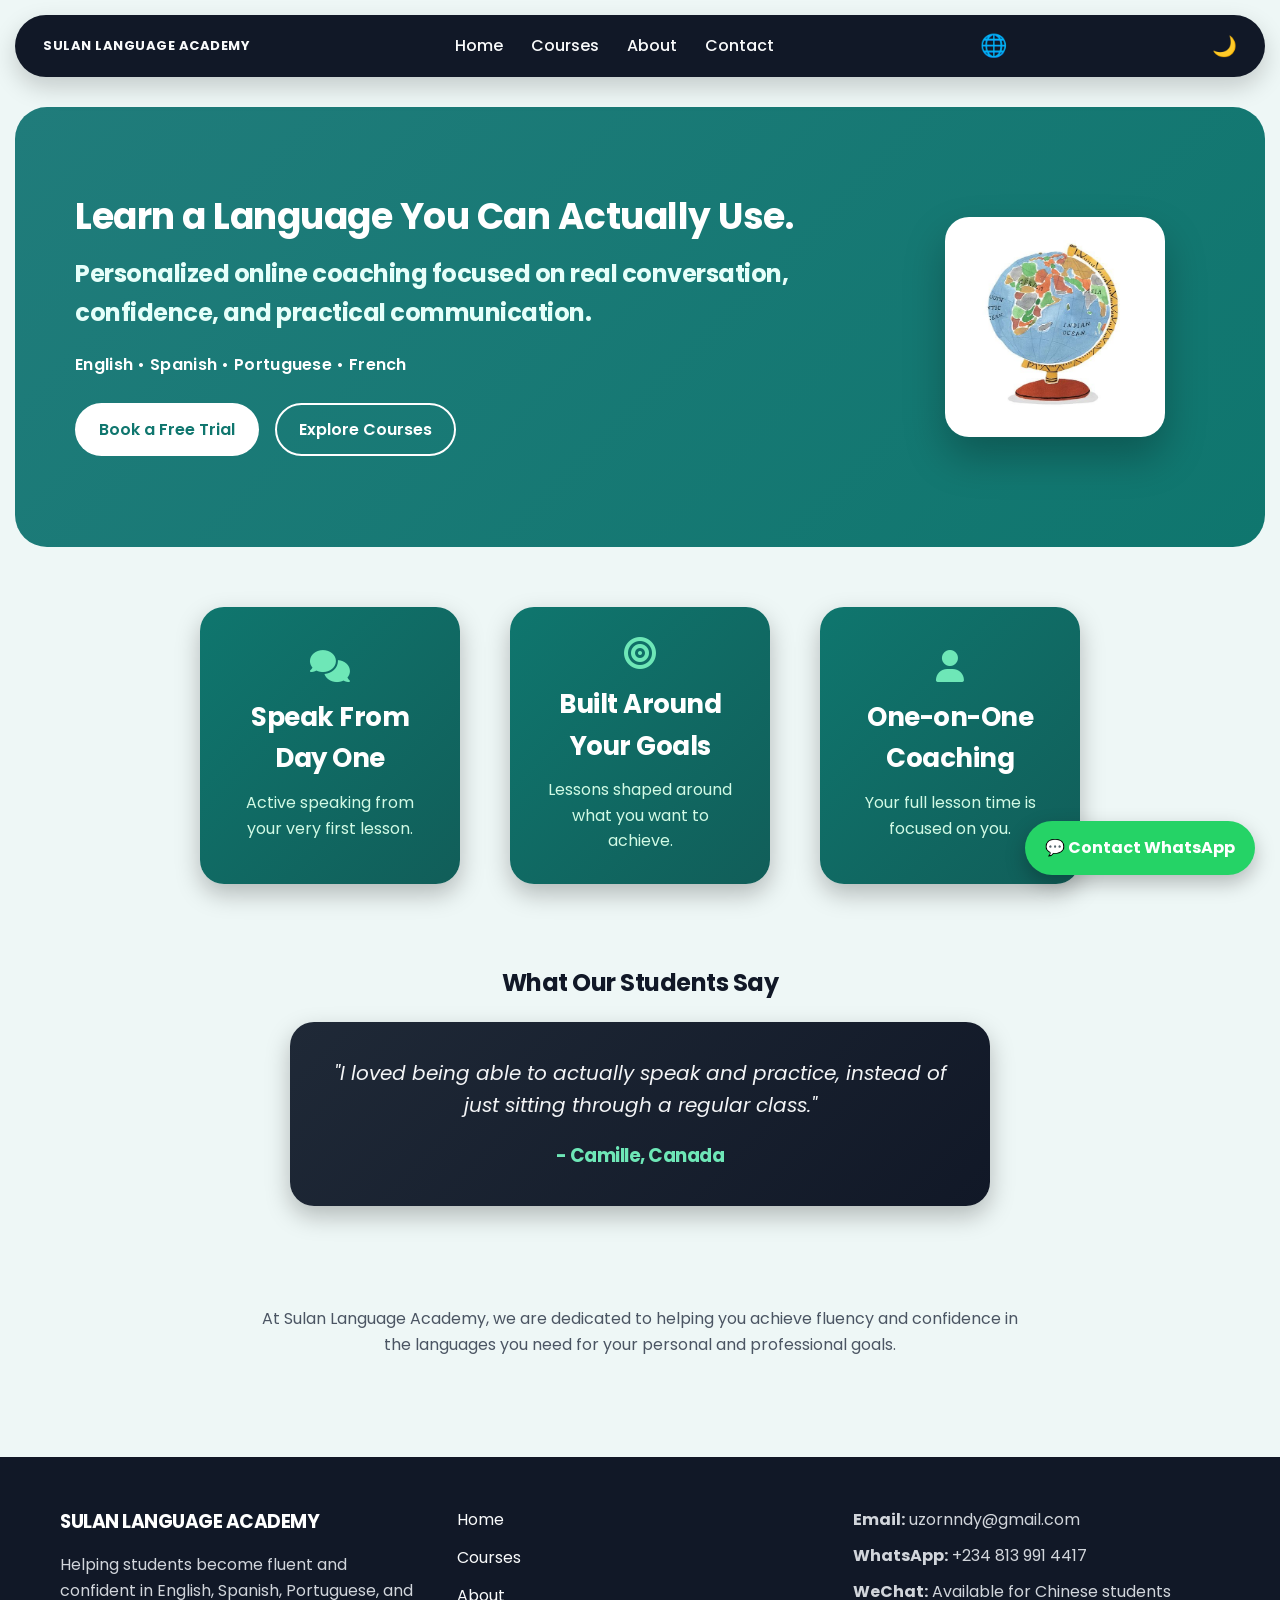
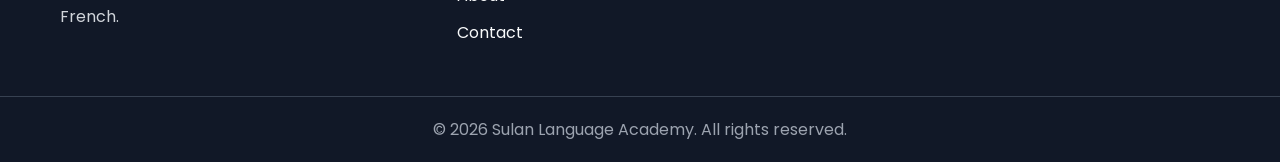
<file: index.html>
<!DOCTYPE html>
<html lang="en">
<head>

  <!-- Google tag (gtag.js) -->
<script async src="https://www.googletagmanager.com/gtag/js?id=G-S7WPRJ6NQL"></script>
<script>
  window.dataLayer = window.dataLayer || [];
  function gtag(){dataLayer.push(arguments);}
  gtag('js', new Date());

  gtag('config', 'G-S7WPRJ6NQL');
</script>
  <meta charset="UTF-8">
  <meta name="viewport" content="width=device-width, initial-scale=1.0">
  <title>SULAN LANGUAGE ACADEMY</title>

  <link rel="preconnect" href="https://fonts.googleapis.com">
<link rel="preconnect" href="https://fonts.gstatic.com" crossorigin>
<link href="https://fonts.googleapis.com/css2?family=Poppins:wght@300;400;500;600;700&display=swap" rel="stylesheet">

<link
  rel="stylesheet"
  href="https://cdnjs.cloudflare.com/ajax/libs/font-awesome/6.5.2/css/all.min.css"
/>

  <link rel="stylesheet" href="style.css">
</head> 

<body class="home-page">
  
  <nav>
  <a href="index.html" class="logo">SULAN LANGUAGE ACADEMY</a>

  <button id="menuBtn" class="menu-button">☰</button>

  <ul id="navLinks">
    <li><a id="navHome" href="index.html">Home</a></li>
    <li><a id="navCourses" href="courses.html">Courses</a></li>
    <li><a id="navAbout" href="about.html">About</a></li>
    <li><a id="navContact" href="contact.html">Contact</a></li>
  </ul> 

 <div class="language-menu">
  <button
    id="languageBtn"
    class="language-button"
    type="button"
    aria-label="Choose language"
    aria-expanded="false"
  >
    🌐
  </button>

  <div id="languageDropdown" class="language-dropdown">
    <button type="button" data-lang="en">English</button>
    <button type="button" data-lang="es">Español</button>
    <button type="button" data-lang="pt">Português</button>
    <button type="button" data-lang="fr">Français</button>
    <button type="button" data-lang="zh">中文</button>
  </div>
</div>

<select id="languageSwitcher" hidden>
  <option value="en">English</option>
  <option value="es">Español</option>
  <option value="pt">Português</option>
  <option value="fr">Français</option>
  <option value="zh">中文</option>
</select>

  <button id="darkModeBtn" class="dark-mode-button">🌙</button>
</nav>

<section class="hero reveal">

  <div class="hero-text">

  <h1 id="heroTitle" data-i18n="heroTitle">
    Learn a Language You Can Actually Use.
  </h1>

    <h2 id="heroSubtitle" data-i18n="heroSubtitle">
      Personalized online coaching focused on real conversation, confidence, and practical communication.
    </h2>

    <p class="hero-languages">
  English • Spanish • Portuguese • French
</p>

    <div class="button-container">

      <a href="enroll.html"
         class="signup-button"
         data-i18n="signup">
        Start Learning Today
      </a>

      <a href="courses.html"
         class="view-courses-button"
         data-i18n="exploreCourses">
        Explore Courses
      </a>

    </div>

  </div>


  <div class="hero-image">

    <img
      src="images/globe.jpg.jpeg"
      alt="Illustrated globe representing language learning"
      class="hero-photo"
    >

  </div>

</section>


<section class="stats-section reveal">

  <div class="stat-box">
    <i class="fa-solid fa-comments stat-icon"></i>
    <h2 data-i18n="speakDayOne">Speak From Day One</h2>
    <p data-i18n="speakDayOneDescription">
      Active speaking from your very first lesson.
    </p>
  </div>

  <div class="stat-box">
    <i class="fa-solid fa-bullseye stat-icon"></i>
    <h2 data-i18n="builtAroundGoals">Built Around Your Goals</h2>
    <p data-i18n="builtAroundGoalsDescription">
      Lessons shaped around what you want to achieve.
    </p>
  </div>

  <div class="stat-box">
    <i class="fa-solid fa-user stat-icon"></i>
    <h2 data-i18n="oneOnOneCoaching">One-on-One Coaching</h2>
    <p data-i18n="oneOnOneCoachingDescription">
      Your full lesson time is focused on you.
    </p>
  </div>

</section>


<section class="testimonial-section reveal">

  <h2 data-i18n="testimonialsTitle">
    What Our Students Say
  </h2>

  <div class="testimonial-box">

    <p id="testimonialText">
      "I loved being able to actually speak and practice, instead of just sitting through a regular class."
    </p>

    <h3 id="testimonialName">
      - Camille, Canada
    </h3>

  </div>

</section>

  <section class="intro reveal">

  <p data-i18n="introText">
  At Sulan Language Academy, we are dedicated to helping you achieve fluency
  and confidence in the languages you need for your personal and professional goals.
</p>

</section>

<a
  id="chatButton"
  href="https://wa.me/2348139914417"
  class="floating-chat"
  target="_blank"
>
  💬 Contact WhatsApp
</a>
<footer class="site-footer">
  <div class="footer-content">

    <div class="footer-brand">
      <h3>SULAN LANGUAGE ACADEMY</h3>
      <p>Helping students become fluent and confident in English, Spanish, Portuguese, and French.</p>
    </div>

    <div class="footer-links">
      <a href="index.html">Home</a>
      <a href="courses.html">Courses</a>
      <a href="about.html">About</a>
      <a href="contact.html">Contact</a>
    </div>

    <div class="footer-contact">
      <p><strong>Email:</strong> uzornndy@gmail.com</p>
      <p><strong>WhatsApp:</strong> +234 813 991 4417</p>
      <p><strong>WeChat:</strong> Available for Chinese students</p>
    </div>

  </div>

  <div class="footer-bottom">
    <p>© 2026 Sulan Language Academy. All rights reserved.</p>
  </div>
</footer>
<script src="translations.js"></script>
<script src="script.js"></script>

 <!-- Cloudflare Web Analytics -->
    <script
      type="module"
      src="https://static.cloudflareinsights.com/beacon.min.js"
      data-cf-beacon='{"token": "08d8ab61268f4fca959e44a25a475d05"}'>
    </script>
    <!-- End Cloudflare Web Analytics -->

</body>
</html>
</file>
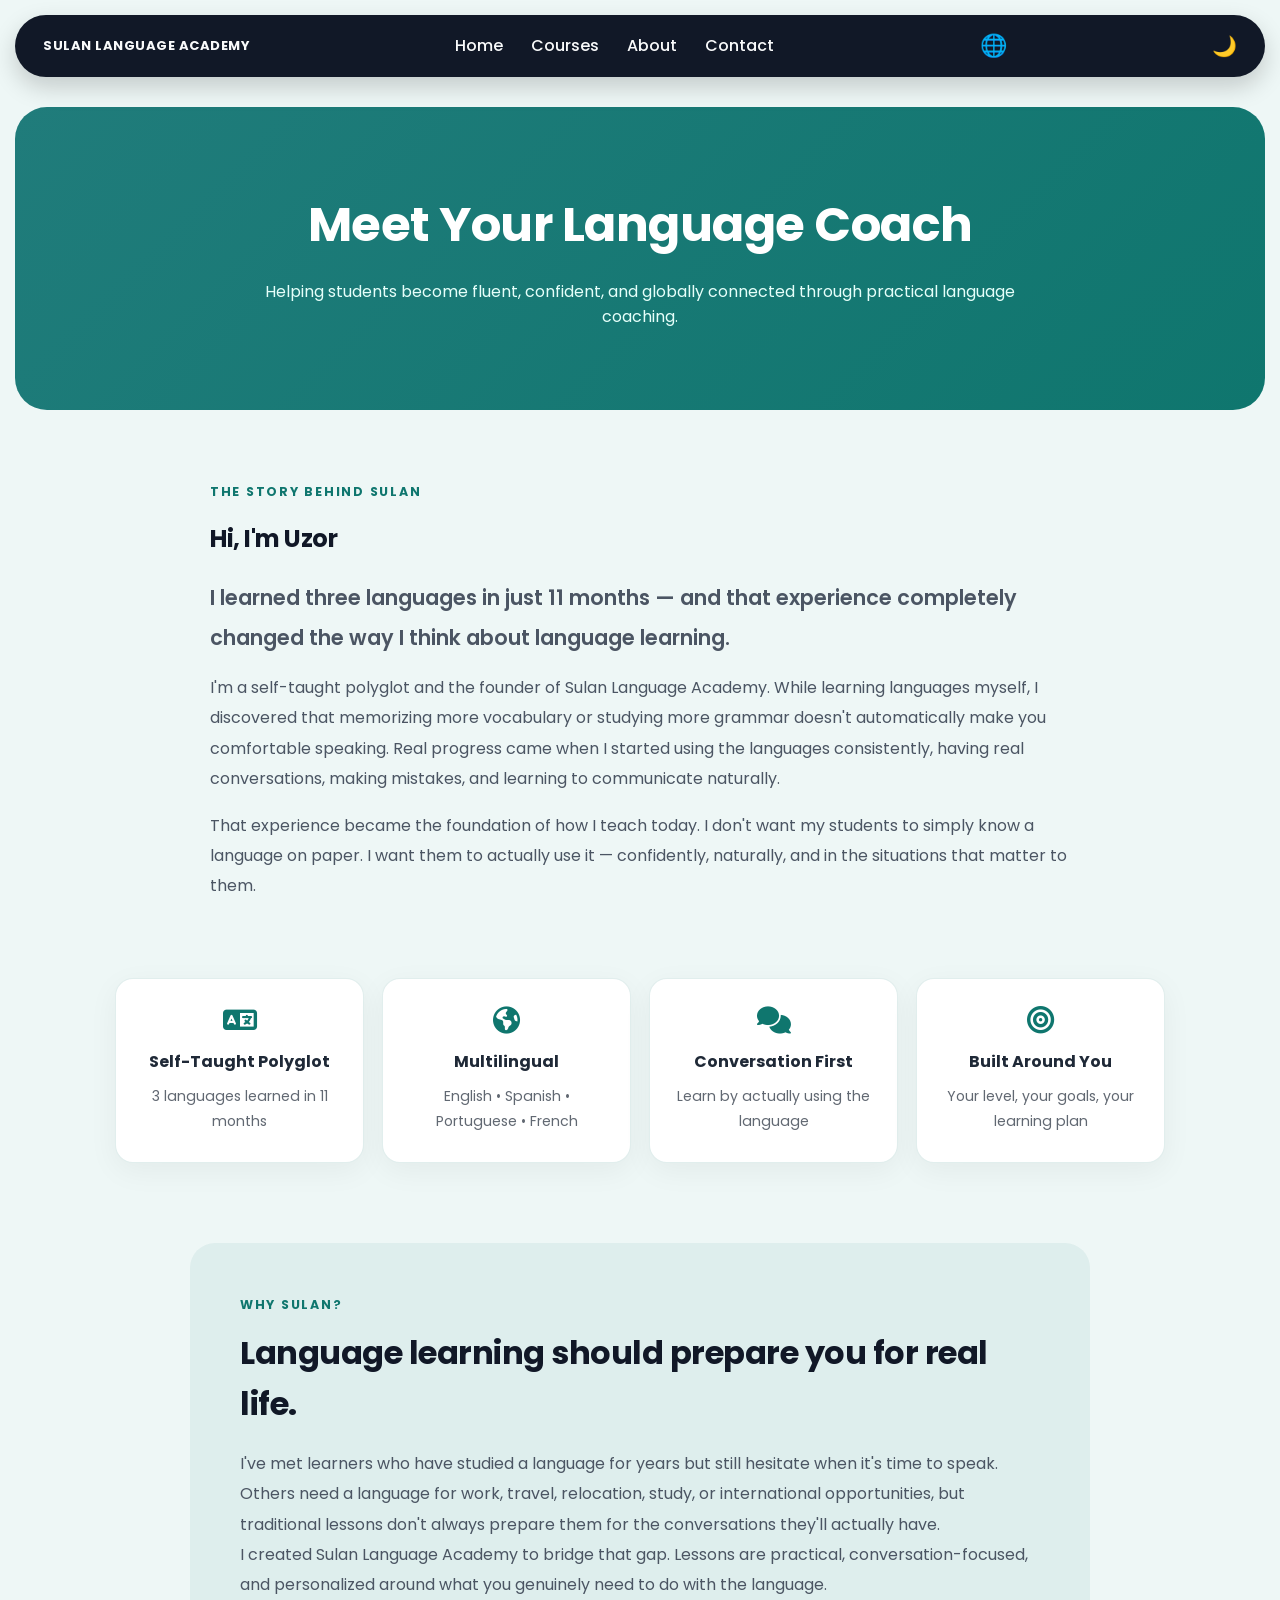
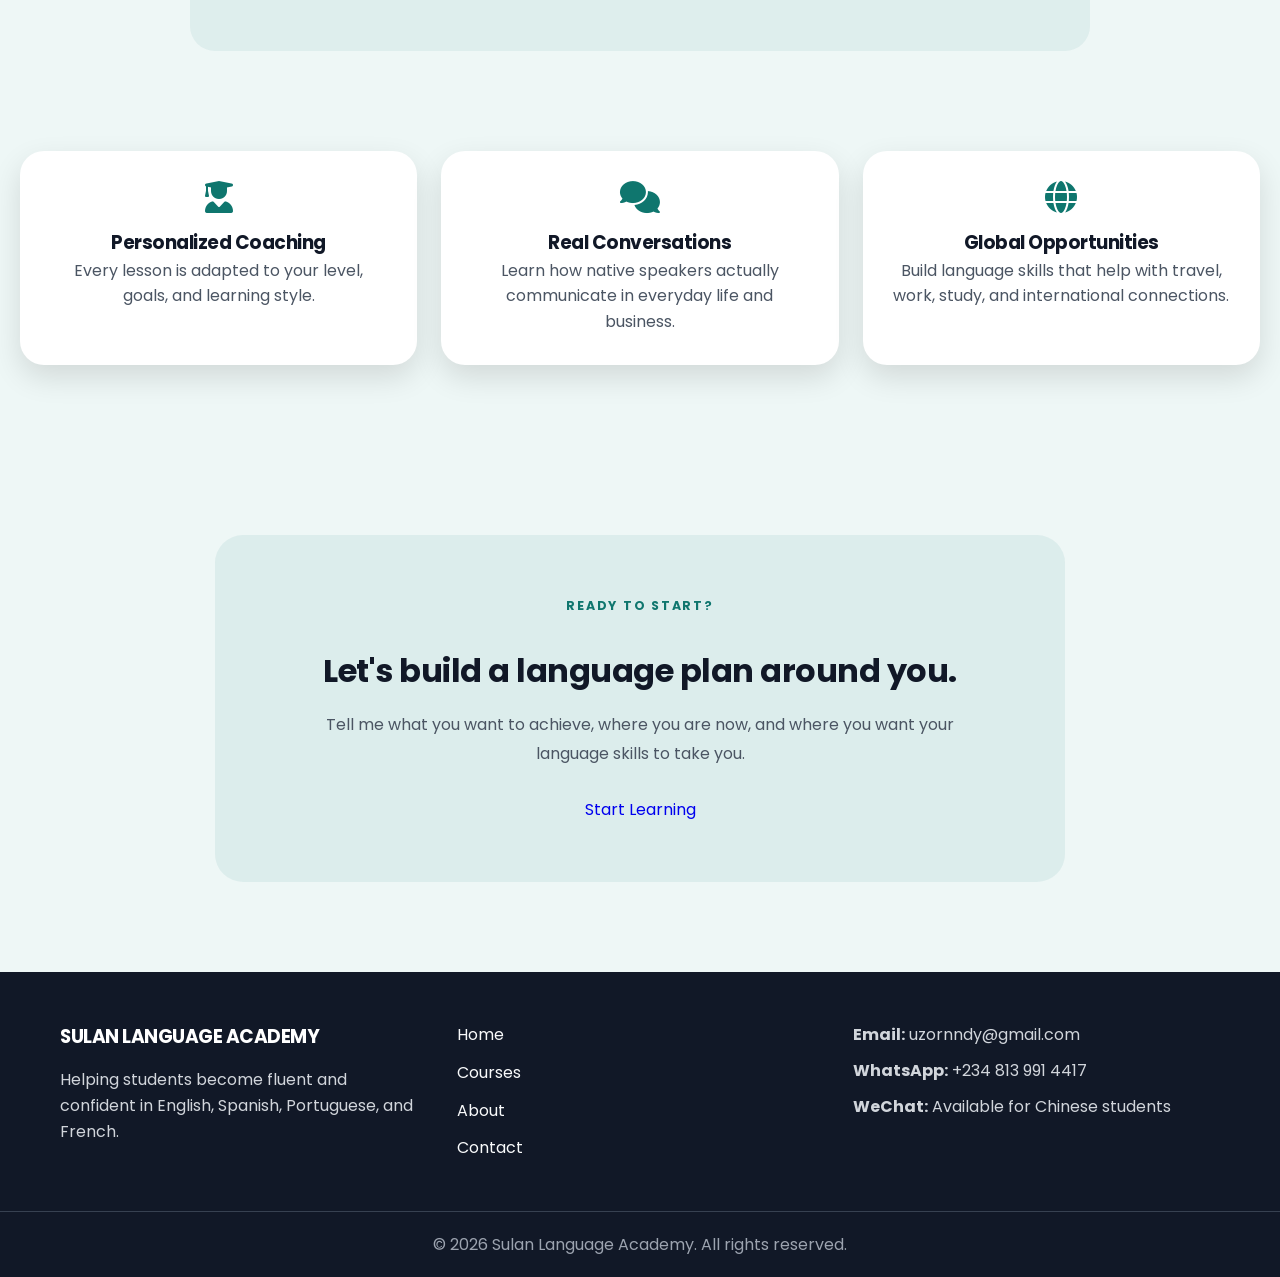
<file: about.html>
<!DOCTYPE html>

<html lang="en">
<head>

  <!-- Google tag (gtag.js) -->
<script async src="https://www.googletagmanager.com/gtag/js?id=G-S7WPRJ6NQL"></script>
<script>
  window.dataLayer = window.dataLayer || [];
  function gtag(){dataLayer.push(arguments);}
  gtag('js', new Date());

  gtag('config', 'G-S7WPRJ6NQL');
</script>

  <meta charset="UTF-8">
  <meta name="viewport" content="width=device-width, initial-scale=1.0">

  <title>About - Sulan Language Academy</title>

  <link rel="preconnect" href="https://fonts.googleapis.com">
  <link rel="preconnect" href="https://fonts.gstatic.com" crossorigin>

  <link
    href="https://fonts.googleapis.com/css2?family=Poppins:wght@300;400;500;600;700&display=swap"
    rel="stylesheet"
  >

  <link
    rel="stylesheet"
    href="https://cdnjs.cloudflare.com/ajax/libs/font-awesome/6.5.2/css/all.min.css"
  >

  <link rel="stylesheet" href="style.css">
</head>

<body class="about-page">

  <!-- NAVIGATION -->

   <nav>
  <a href="index.html" class="logo">SULAN LANGUAGE ACADEMY</a>

  <button id="menuBtn" class="menu-button">☰</button>

  <ul id="navLinks">
    <li><a id="navHome" href="index.html">Home</a></li>
    <li><a id="navCourses" href="courses.html">Courses</a></li>
    <li><a id="navAbout" href="about.html">About</a></li>
    <li><a id="navContact" href="contact.html">Contact</a></li>
  </ul> 

 <div class="language-menu">
  <button
    id="languageBtn"
    class="language-button"
    type="button"
    aria-label="Choose language"
    aria-expanded="false"
  >
    🌐
  </button>

  <div id="languageDropdown" class="language-dropdown">
    <button type="button" data-lang="en">English</button>
    <button type="button" data-lang="es">Español</button>
    <button type="button" data-lang="pt">Português</button>
    <button type="button" data-lang="fr">Français</button>
    <button type="button" data-lang="zh">中文</button>
  </div>
</div>

<select id="languageSwitcher" hidden>
  <option value="en">English</option>
  <option value="es">Español</option>
  <option value="pt">Português</option>
  <option value="fr">Français</option>
  <option value="zh">中文</option>
</select>

    <button id="darkModeBtn" class="dark-mode-button">
      🌙
    </button>

  </nav>


  <!-- ABOUT HERO -->

  <section class="about-hero">

    <h1 data-i18n="aboutHeroTitle">
      Meet Your Language Coach
    </h1>

    <p data-i18n="aboutHeroSubtitle">
      Helping students become fluent, confident, and globally connected through practical language coaching.
    </p>

  </section>


 <!-- ABOUT INTRODUCTION -->

<section class="about-content about-content-text-only">

  <div class="about-text">

    <p class="about-eyebrow" data-i18n="aboutEyebrow">
      THE STORY BEHIND SULAN
    </p>

    <h2 data-i18n="aboutGreeting">
      Hi, I'm Uzor
    </h2>

    <p class="about-lead" data-i18n="aboutLead">
      I learned three languages in just 11 months — and that experience
      completely changed the way I think about language learning.
    </p>

    <p data-i18n="aboutStory">
      I'm a self-taught polyglot and the founder of Sulan Language Academy.
      While learning languages myself, I discovered that memorizing more
      vocabulary or studying more grammar doesn't automatically make you
      comfortable speaking. Real progress came when I started using the
      languages consistently, having real conversations, making mistakes,
      and learning to communicate naturally.
    </p>

    <p data-i18n="aboutStoryTwo">
      That experience became the foundation of how I teach today. I don't
      want my students to simply know a language on paper. I want them to
      actually use it — confidently, naturally, and in the situations that
      matter to them.
    </p>

  </div>

</section>


<!-- QUICK FACTS -->

<section class="about-facts">

  <div class="about-fact">
    <i class="fa-solid fa-language"></i>
    <strong data-i18n="factPolyglotTitle">Self-Taught Polyglot</strong>
    <span data-i18n="factPolyglotText">3 languages learned in 11 months</span>
  </div>

  <div class="about-fact">
    <i class="fa-solid fa-earth-americas"></i>
    <strong data-i18n="factMultilingualTitle">Multilingual</strong>
    <span data-i18n="factMultilingualText">
      English • Spanish • Portuguese • French
    </span>
  </div>

  <div class="about-fact">
    <i class="fa-solid fa-comments"></i>
    <strong data-i18n="factConversationTitle">Conversation First</strong>
    <span data-i18n="factConversationText">
      Learn by actually using the language
    </span>
  </div>

  <div class="about-fact">
    <i class="fa-solid fa-bullseye"></i>
    <strong data-i18n="factPersonalTitle">Built Around You</strong>
    <span data-i18n="factPersonalText">
      Your level, your goals, your learning plan
    </span>
  </div>

</section>


<!-- WHY SULAN -->

<section class="about-story-section">

  <div class="about-story-card">

    <p class="about-eyebrow" data-i18n="whySulanEyebrow">
      WHY SULAN?
    </p>

    <h2 data-i18n="whySulanTitle">
      Language learning should prepare you for real life.
    </h2>

    <p data-i18n="whySulanText">
      I've met learners who have studied a language for years but still
      hesitate when it's time to speak. Others need a language for work,
      travel, relocation, study, or international opportunities, but
      traditional lessons don't always prepare them for the conversations
      they'll actually have.
    </p>

    <p data-i18n="whySulanTextTwo">
      I created Sulan Language Academy to bridge that gap. Lessons are
      practical, conversation-focused, and personalized around what you
      genuinely need to do with the language.
    </p>

  </div>

</section>


<!-- TEACHING VALUES -->

<section class="about-values">

  <div class="value-card">

    <i class="fa-solid fa-user-graduate value-icon"></i>

    <h3 data-i18n="personalizedCoaching">
      Personalized Coaching
    </h3>

    <p data-i18n="personalizedCoachingDescription">
      Every lesson is adapted to your level, goals, and learning style.
    </p>

  </div>


  <div class="value-card">

    <i class="fa-solid fa-comments value-icon"></i>

    <h3 data-i18n="realConversations">
      Real Conversations
    </h3>

    <p data-i18n="realConversationsDescription">
      Practice the language you'll actually use in conversations,
      travel, work, and everyday life.
    </p>

  </div>


  <div class="value-card">

    <i class="fa-solid fa-globe value-icon"></i>

    <h3 data-i18n="globalOpportunities">
      Global Opportunities
    </h3>

    <p data-i18n="globalOpportunitiesDescription">
      Build language skills that help with travel, work, study,
      relocation, and international connections.
    </p>

  </div>

</section>


<!-- ABOUT CTA -->

<section class="about-cta">

  <p class="about-eyebrow" data-i18n="aboutCtaEyebrow">
    READY TO START?
  </p>

  <h2 data-i18n="aboutCtaTitle">
    Let's build a language plan around you.
  </h2>

  <p data-i18n="aboutCtaText">
    Tell me what you want to achieve, where you are now, and where
    you want your language skills to take you.
  </p>

  <a href="enroll.html" class="btn-primary" data-i18n="aboutCtaButton">
    Start Learning
  </a>

</section>


  <!-- FOOTER -->

  <footer class="site-footer">

    <div class="footer-content">

      <div class="footer-brand">

        <h3>
          SULAN LANGUAGE ACADEMY
        </h3>

        <p>
          Helping students become fluent and confident in English,
          Spanish, Portuguese, and French.
        </p>

      </div>


      <div class="footer-links">

        <a href="index.html">Home</a>
        <a href="courses.html">Courses</a>
        <a href="about.html">About</a>
        <a href="contact.html">Contact</a>

      </div>


      <div class="footer-contact">

        <p>
          <strong>Email:</strong>
          uzornndy@gmail.com
        </p>

        <p>
          <strong>WhatsApp:</strong>
          +234 813 991 4417
        </p>

        <p>
          <strong>WeChat:</strong>
          Available for Chinese students
        </p>

      </div>

    </div>


    <div class="footer-bottom">

      <p>
        © 2026 Sulan Language Academy. All rights reserved.
      </p>

    </div>

  </footer>


  <!-- SCRIPTS -->

  <script src="translations.js"></script>
  <script src="script.js"></script>

   <!-- Cloudflare Web Analytics -->
    <script
      type="module"
      src="https://static.cloudflareinsights.com/beacon.min.js"
      data-cf-beacon='{"token": "08d8ab61268f4fca959e44a25a475d05"}'>
    </script>
    <!-- End Cloudflare Web Analytics -->
</body>
</html>
</file>
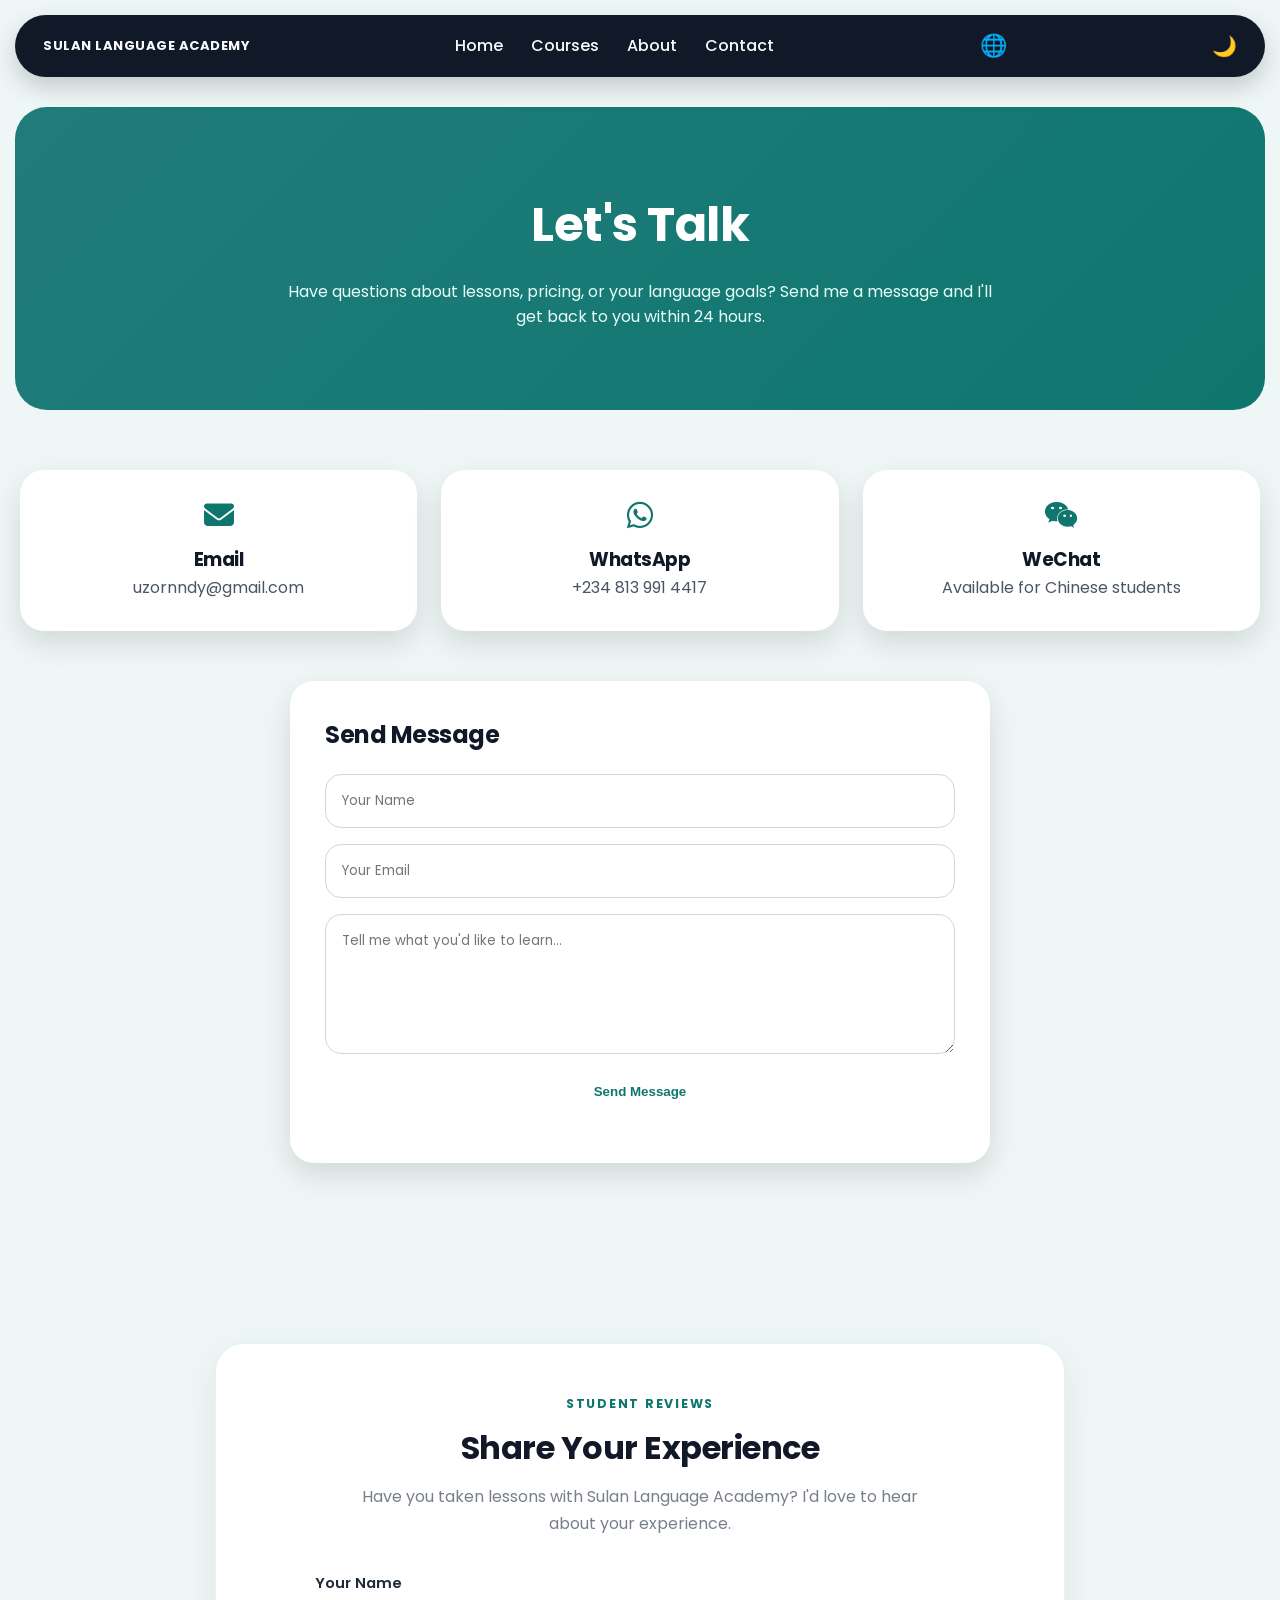
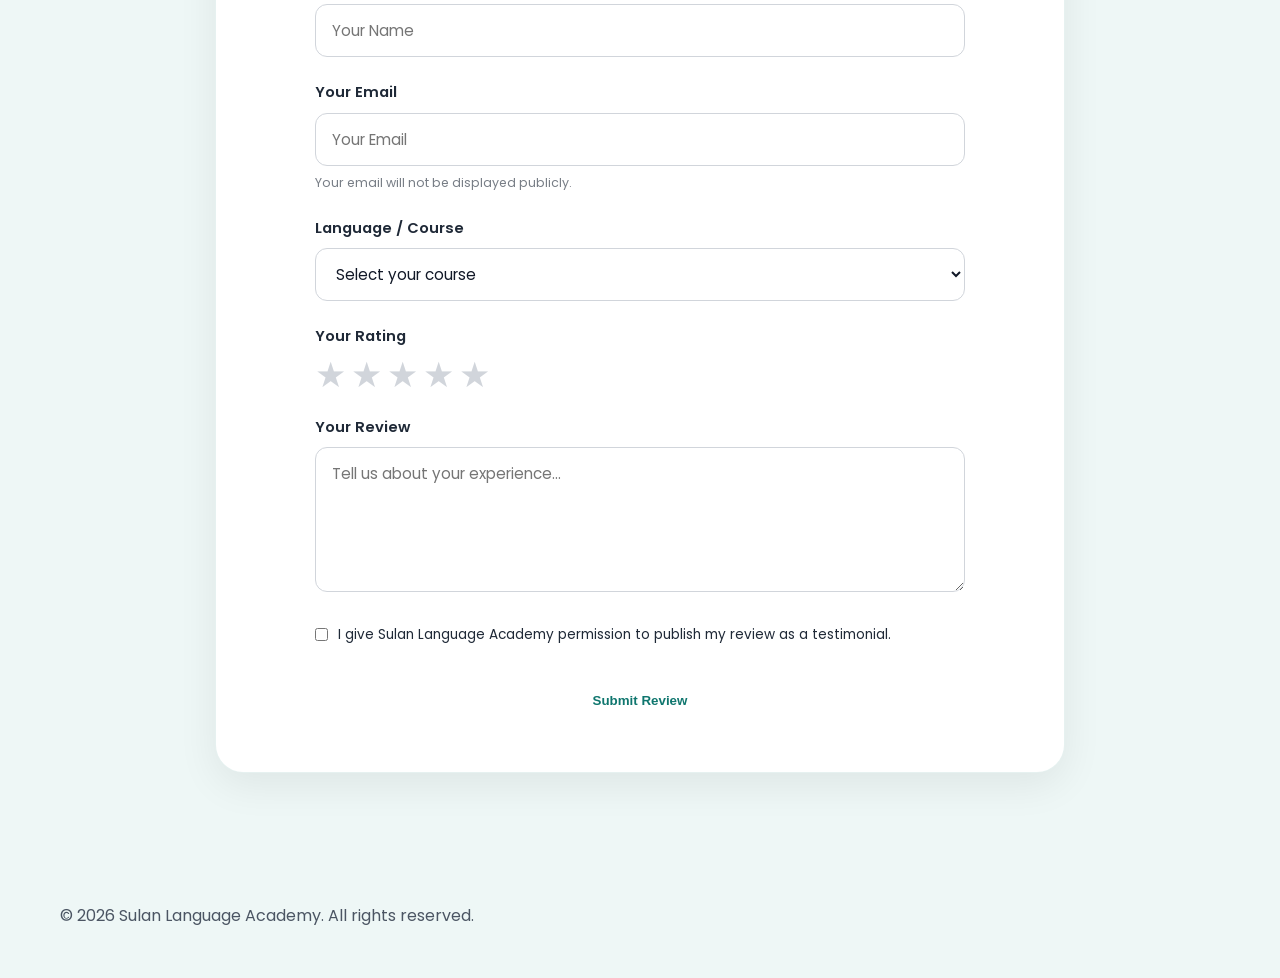
<file: contact.html>
<!DOCTYPE html>

<html lang="en">
<head>

  <!-- Google tag (gtag.js) -->
<script async src="https://www.googletagmanager.com/gtag/js?id=G-S7WPRJ6NQL"></script>
<script>
  window.dataLayer = window.dataLayer || [];
  function gtag(){dataLayer.push(arguments);}
  gtag('js', new Date());

  gtag('config', 'G-S7WPRJ6NQL');
</script>

  <meta charset="UTF-8">
  <meta name="viewport" content="width=device-width, initial-scale=1.0">

  <title>Contact - Sulan Language Academy</title>

  <link rel="preconnect" href="https://fonts.googleapis.com">
  <link rel="preconnect" href="https://fonts.gstatic.com" crossorigin>

  <link href="https://fonts.googleapis.com/css2?family=Poppins:wght@300;400;500;600;700&display=swap" rel="stylesheet">

  <link rel="stylesheet" href="https://cdnjs.cloudflare.com/ajax/libs/font-awesome/6.5.2/css/all.min.css">

  <link rel="stylesheet" href="style.css">
</head>

<body class="contact-page">

  <!-- NAVIGATION -->

  <nav>
  <a href="index.html" class="logo">SULAN LANGUAGE ACADEMY</a>

  <button id="menuBtn" class="menu-button">☰</button>

  <ul id="navLinks">
    <li><a id="navHome" href="index.html">Home</a></li>
    <li><a id="navCourses" href="courses.html">Courses</a></li>
    <li><a id="navAbout" href="about.html">About</a></li>
    <li><a id="navContact" href="contact.html">Contact</a></li>
  </ul> 

 <div class="language-menu">
  <button
    id="languageBtn"
    class="language-button"
    type="button"
    aria-label="Choose language"
    aria-expanded="false"
  >
    🌐
  </button>

  <div id="languageDropdown" class="language-dropdown">
    <button type="button" data-lang="en">English</button>
    <button type="button" data-lang="es">Español</button>
    <button type="button" data-lang="pt">Português</button>
    <button type="button" data-lang="fr">Français</button>
    <button type="button" data-lang="zh">中文</button>
  </div>
</div>

<select id="languageSwitcher" hidden>
  <option value="en">English</option>
  <option value="es">Español</option>
  <option value="pt">Português</option>
  <option value="fr">Français</option>
  <option value="zh">中文</option>
</select>

    <button id="darkModeBtn" class="dark-mode-button">
      🌙
    </button>

  </nav>


  <!-- CONTACT HERO -->

  <section class="contact-hero">

    <h1 data-i18n="contactHeroTitle">
      Let's Talk
    </h1>

    <p data-i18n="contactHeroSubtitle">
      Have questions about lessons, pricing, or your language goals?
      Send me a message and I'll get back to you within 24 hours.
    </p>

  </section>


  <!-- CONTACT INFORMATION -->

  <section class="contact-grid">

    <div class="contact-card">

      <i class="fa-solid fa-envelope contact-icon"></i>

      <h3 data-i18n="email">
        Email
      </h3>

      <p>
        uzornndy@gmail.com
      </p>

    </div>


    <div class="contact-card">

      <i class="fa-brands fa-whatsapp contact-icon"></i>

      <h3 data-i18n="whatsapp">
        WhatsApp
      </h3>

      <p>
        +234 813 991 4417
      </p>

    </div>


    <div class="contact-card">

      <i class="fa-brands fa-weixin contact-icon"></i>

      <h3 data-i18n="wechat">
        WeChat
      </h3>

      <p data-i18n="wechatAvailability">
        Available for Chinese students
      </p>

    </div>

  </section>


  <!-- CONTACT FORM -->

  <section class="contact-form-section">

    <div class="contact-form-card">

      <h2 data-i18n="sendMessage">
        Send a Message
      </h2>


      <form id="contactForm">

        <input
          type="text"
          id="name"
          placeholder="Your Name"
          data-i18n-placeholder="yourName"
          required
        >


        <input
          type="email"
          id="email"
          placeholder="Your Email"
          data-i18n-placeholder="yourEmail"
          required
        >


        <textarea
          id="messageInput"
          placeholder="Tell me what you'd like to learn..."
          data-i18n-placeholder="learningMessage"
          required
        ></textarea>


        <button
          type="submit"
          class="signup-button"
          data-i18n="sendMessage"
        >
          Send Message
        </button>

      </form>


      <p id="formMessage"></p>

    </div>

  </section>

  <!-- STUDENT REVIEW SECTION -->

<section class="review-section">

  <div class="review-card">

    <p class="review-eyebrow" data-i18n="reviewEyebrow">
      STUDENT REVIEWS
    </p>

    <h2 data-i18n="reviewTitle">
      Share Your Experience
    </h2>

    <p class="review-intro" data-i18n="reviewIntro">
      Have you taken lessons with Sulan Language Academy?
      I'd love to hear about your experience.
    </p>


    <form
      id="reviewForm"
      action="https://formspree.io/f/xgawpkpn"
      method="POST"
    >

      <input
        type="hidden"
        name="submissionType"
        value="Student Review"
      >


      <div class="review-field">

        <label for="reviewName" data-i18n="reviewNameLabel">
          Your Name
        </label>

        <input
          type="text"
          id="reviewName"
          name="reviewName"
          placeholder="Your Name"
          required
        >

      </div>


      <div class="review-field">

        <label for="reviewEmail" data-i18n="reviewEmailLabel">
          Your Email
        </label>

        <input
          type="email"
          id="reviewEmail"
          name="reviewEmail"
          placeholder="Your Email"
          required
        >

        <small data-i18n="reviewEmailNote">
          Your email will not be displayed publicly.
        </small>

      </div>


      <div class="review-field">

        <label for="reviewCourse" data-i18n="reviewCourseLabel">
          Language / Course
        </label>

        <select id="reviewCourse" name="reviewCourse" required>

          <option value="" data-i18n="reviewCoursePlaceholder">
            Select your course
          </option>

          <option value="English">
            English
          </option>

          <option value="Spanish">
            Spanish
          </option>

          <option value="Portuguese">
            Portuguese
          </option>

        </select>

      </div>


      <!-- STAR RATING -->

      <div class="review-field">

        <label data-i18n="reviewRatingLabel">
          Your Rating
        </label>

        <div class="star-rating">

          <input type="radio" id="star5" name="rating" value="5" required>
          <label for="star5" title="5 stars">★</label>

          <input type="radio" id="star4" name="rating" value="4">
          <label for="star4" title="4 stars">★</label>

          <input type="radio" id="star3" name="rating" value="3">
          <label for="star3" title="3 stars">★</label>

          <input type="radio" id="star2" name="rating" value="2">
          <label for="star2" title="2 stars">★</label>

          <input type="radio" id="star1" name="rating" value="1">
          <label for="star1" title="1 star">★</label>

        </div>

      </div>


      <div class="review-field">

        <label for="reviewMessage" data-i18n="reviewMessageLabel">
          Your Review
        </label>

        <textarea
  id="reviewMessage"
name="reviewMessage"
placeholder="Tell us about your experience..."
data-i18n-placeholder="reviewMessagePlaceholder"
rows="5"
required
></textarea>

      </div>

      <label class="review-permission">

        <input
          type="checkbox"
          name="permissionToPublish"
          value="Yes"
          required
        >

        <span data-i18n="reviewPermission">
          I give Sulan Language Academy permission to publish my review as a testimonial.
        </span>

      </label>

      <button
        type="submit"
        class="signup-button"
        data-i18n="submitReview"
      >
        Submit Review
      </button>

    </form>

    <!-- REVIEW SUCCESS MESSAGE -->
    <div id="reviewSuccess" class="review-success" hidden>

      <div class="review-success-star">★</div>

      <h3 data-i18n="reviewSuccessTitle">
        Thank you for your review!
      </h3>

      <p data-i18n="reviewSuccessText">
        Your feedback has been received and will be reviewed before being published.
      </p>

    </div>

  </div>

</section>

  <!-- SCRIPTS -->

  <script src="translations.js"></script>
  <script src="script.js"></script>

  <script>
  const reviewForm = document.getElementById("reviewForm");
  const reviewSuccess = document.getElementById("reviewSuccess");

  if (reviewForm) {
    reviewForm.addEventListener("submit", async function (event) {
      event.preventDefault();

      const submitButton = reviewForm.querySelector('button[type="submit"]');
      const originalButtonText = submitButton.textContent;

      submitButton.disabled = true;
      submitButton.textContent = "Submitting...";

      const formData = new FormData(reviewForm);

      try {
        const response = await fetch(reviewForm.action, {
          method: "POST",
          body: formData,
          headers: {
            Accept: "application/json"
          }
        });

        if (response.ok) {
          reviewForm.reset();

          reviewForm.style.display = "none";
          reviewSuccess.hidden = false;
        } else {
          submitButton.disabled = false;
          submitButton.textContent = originalButtonText;

          alert("Something went wrong. Please try again.");
        }
      } catch (error) {
        submitButton.disabled = false;
        submitButton.textContent = originalButtonText;

        alert("Unable to submit your review. Please check your connection and try again.");
      }
    });
  }
</script>


  <!-- FOOTER -->

  <footer>

    <div class="footer-content">

      <p>
        © 2026 Sulan Language Academy. All rights reserved.
      </p>

    </div>

  </footer>

   <!-- Cloudflare Web Analytics -->
    <script
      type="module"
      src="https://static.cloudflareinsights.com/beacon.min.js"
      data-cf-beacon='{"token": "08d8ab61268f4fca959e44a25a475d05"}'>
    </script>
    <!-- End Cloudflare Web Analytics -->

</body>
</html>
</file>
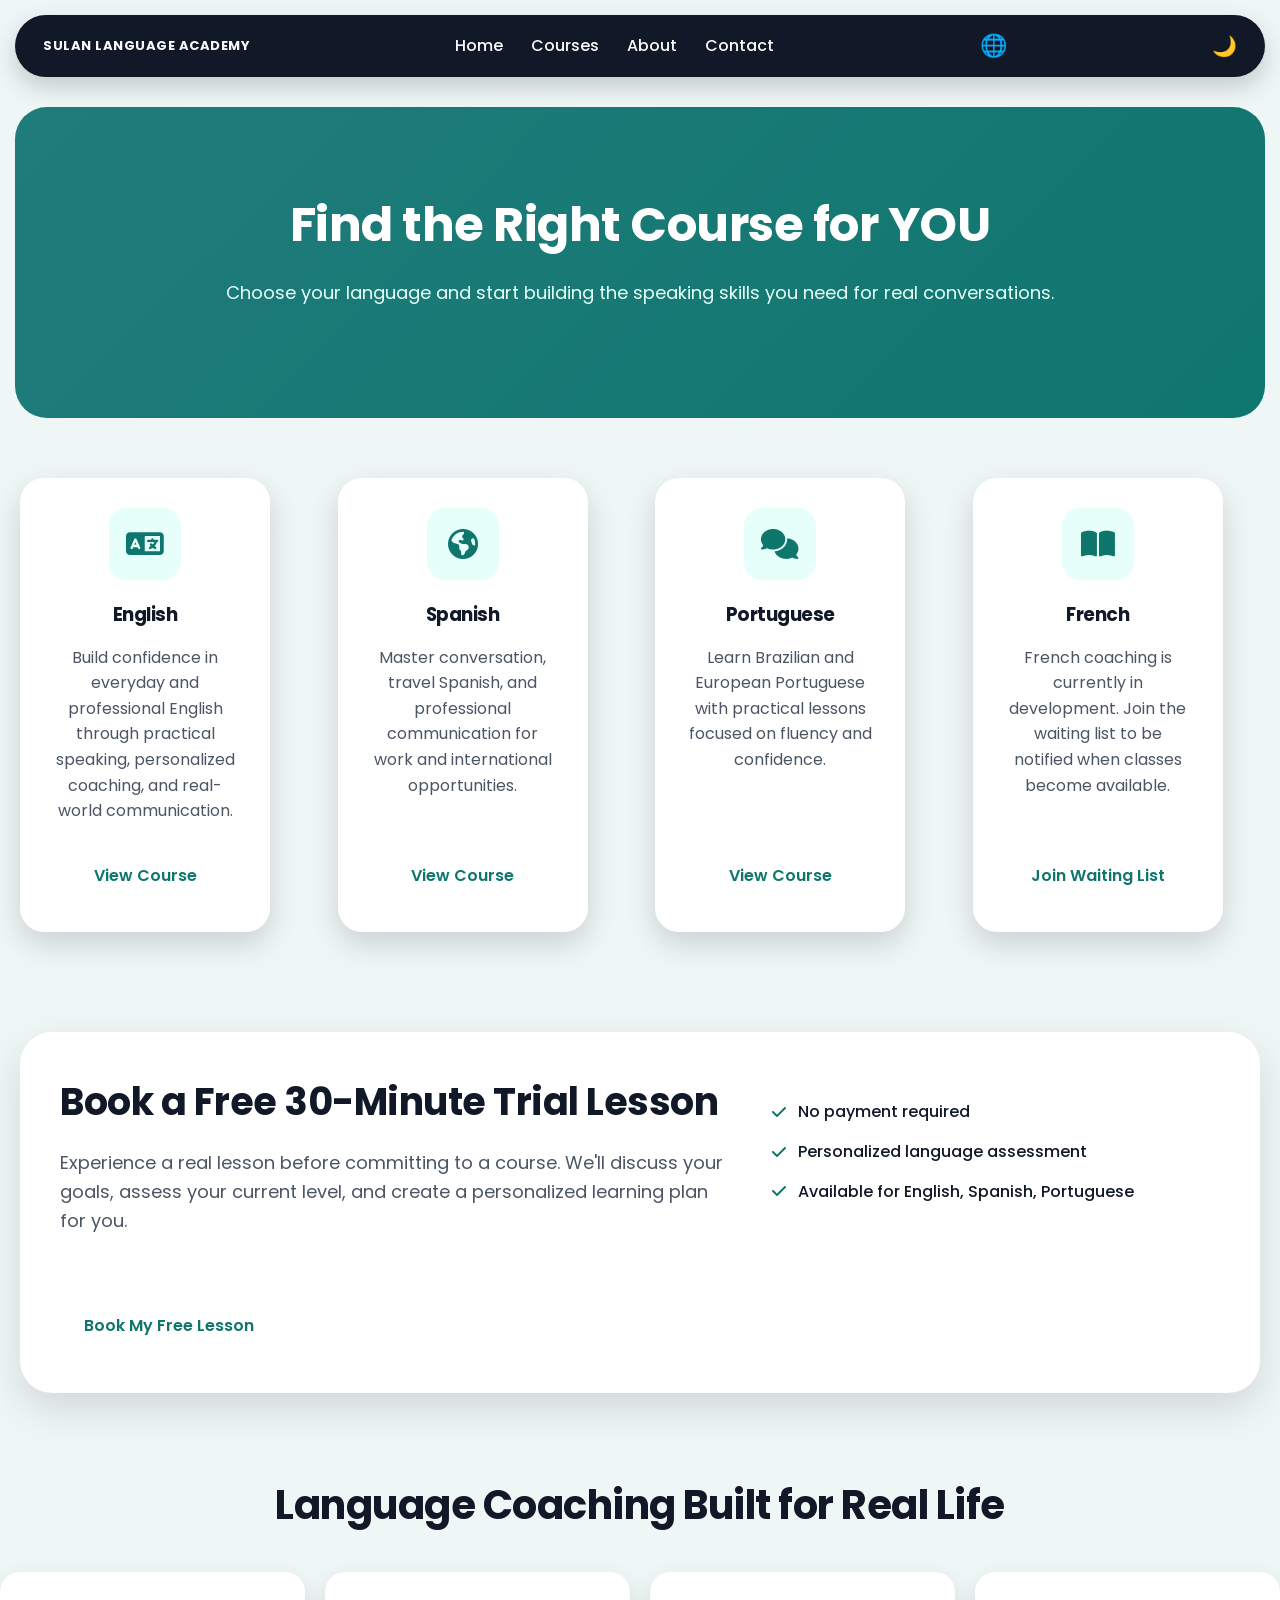
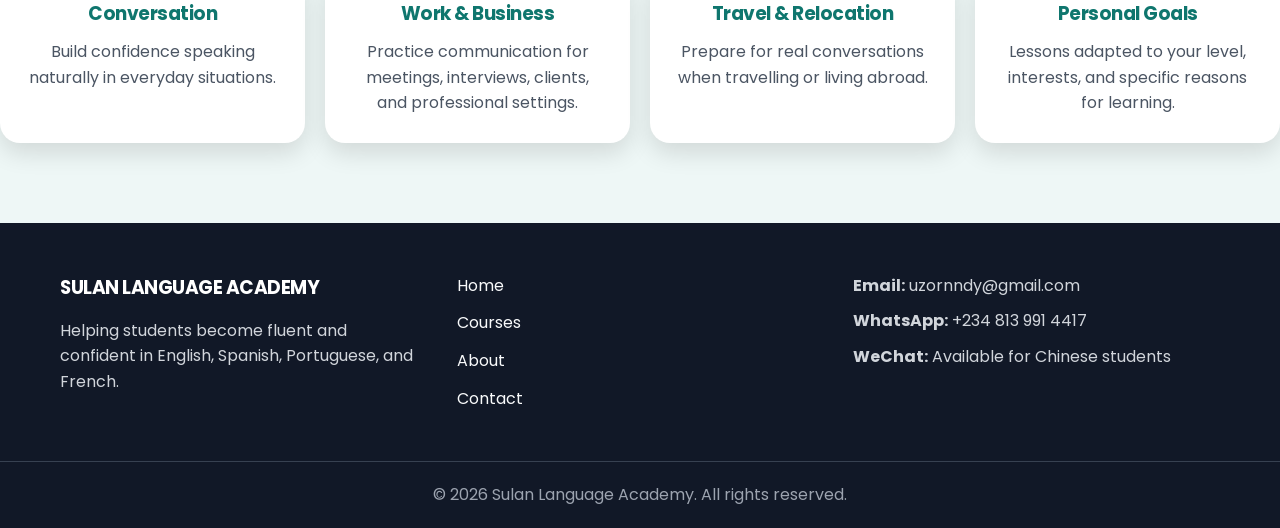
<file: courses.html>
<!DOCTYPE html>

  <html lang="en">
  <head>

    <!-- Google tag (gtag.js) -->
  <script async src="https://www.googletagmanager.com/gtag/js?id=G-S7WPRJ6NQL"></script>
  <script>
    window.dataLayer = window.dataLayer || [];
    function gtag(){dataLayer.push(arguments);}
    gtag('js', new Date());

    gtag('config', 'G-S7WPRJ6NQL');
  </script>

    <meta charset="UTF-8">
    <meta name="viewport" content="width=device-width, initial-scale=1.0">
    <title>Courses - Sulan Language Academy</title>

    <link rel="preconnect" href="https://fonts.googleapis.com">
    <link rel="preconnect" href="https://fonts.gstatic.com" crossorigin>
    <link href="https://fonts.googleapis.com/css2?family=Poppins:wght@300;400;500;600;700&display=swap" rel="stylesheet">

    <link rel="stylesheet" href="https://cdnjs.cloudflare.com/ajax/libs/font-awesome/6.5.2/css/all.min.css">

    <link rel="stylesheet" href="style.css">
  </head>
  <body class="courses-page">
    <nav>
    <a href="index.html" class="logo">SULAN LANGUAGE ACADEMY</a>

    <button id="menuBtn" class="menu-button">☰</button>

    <ul id="navLinks">
      <li><a id="navHome" href="index.html">Home</a></li>
      <li><a id="navCourses" href="courses.html">Courses</a></li>
      <li><a id="navAbout" href="about.html">About</a></li>
      <li><a id="navContact" href="contact.html">Contact</a></li>
    </ul> 

  <div class="language-menu">
    <button
      id="languageBtn"
      class="language-button"
      type="button"
      aria-label="Choose language"
      aria-expanded="false"
    >
      🌐
    </button>

    <div id="languageDropdown" class="language-dropdown">
      <button type="button" data-lang="en">English</button>
      <button type="button" data-lang="es">Español</button>
      <button type="button" data-lang="pt">Português</button>
      <button type="button" data-lang="fr">Français</button>
      <button type="button" data-lang="zh">中文</button>
    </div>
  </div>

  <select id="languageSwitcher" hidden>
    <option value="en">English</option>
    <option value="es">Español</option>
    <option value="pt">Português</option>
    <option value="fr">Français</option>
    <option value="zh">中文</option>
  </select>
    <button id="darkModeBtn" class="dark-mode-button">🌙</button>
  </nav>

    <section class="courses-hero">
  <h1 data-i18n="coursesTitle">Find the Right Course for You</h1>

  <p data-i18n="coursesSubtitle">
  Choose your language and start building the speaking skills you need for real conversations.
  </p>
  </section>

  <section class="courses-grid">

    <div class="course-card">
      <div class="course-icon">
        <i class="fa-solid fa-language"></i>
      </div>
      <h3 data-i18n="englishTitle">English</h3>

  <p data-i18n="englishDescription">
    Build confidence in everyday and professional English through practical speaking, personalized coaching, and real-world communication.
  </p>

  <a href="english.html" class="signup-button" data-i18n="viewCourse">
    View Course
  </a>
    </div>

    <div class="course-card">
      <div class="course-icon">
        <i class="fa-solid fa-earth-americas"></i>
      </div>
    <h3 data-i18n="spanishTitle">Spanish</h3>

  <p data-i18n="spanishDescription">
    Master conversation, travel Spanish, and professional communication for work and international opportunities.
  </p>

  <a href="spanish.html" class="signup-button" data-i18n="viewCourse">
    View Course
  </a>
    </div>

    <div class="course-card">
      <div class="course-icon">
        <i class="fa-solid fa-comments"></i>
      </div>
      <h3 data-i18n="portugueseTitle">Portuguese</h3>

  <p data-i18n="portugueseDescription">
    Learn Brazilian and European Portuguese with practical lessons focused on fluency and confidence.
  </p>

  <a href="portuguese.html" class="signup-button" data-i18n="viewCourse">
    View Course
  </a>
    </div>

    <div class="course-card">
    <div class="course-icon">
      <i class="fa-solid fa-book-open"></i>
    </div>

    <h3 data-i18n="frenchTitle">French</h3>

  <p data-i18n="frenchDescription">
    French coaching is currently in development. Join the waiting list to be notified when classes become available.
  </p>

  <a href="french.html" class="signup-button" data-i18n="waitingList">
    Join Waiting List
  </a>

    </div>

  </section>

  <section class="trial-section">

  <div class="trial-card">

    <div class="trial-text">
      <h2 data-i18n="trialTitle">
        Book a Free 30-Minute Trial Lesson
      </h2>

      <p data-i18n="trialDescription">
        Experience a real lesson before committing to a course. We'll discuss your goals,
        assess your current level, and create a personalized learning plan for you.
      </p>
    </div>

    <div class="trial-features">

      <div class="trial-feature">
        <i class="fa-solid fa-check"></i>
        <span data-i18n="noPayment">No payment required</span>
      </div>

      <div class="trial-feature">
        <i class="fa-solid fa-check"></i>
        <span data-i18n="assessment">Personalized language assessment</span>
      </div>

      <div class="trial-feature">
        <i class="fa-solid fa-check"></i>
        <span data-i18n="availableLanguages">
          Available for English, Spanish, Portuguese
        </span>
      </div>

    </div>

    <a href="enroll.html"
       class="signup-button"
       data-i18n="bookTrial">
      Book My Free Lesson
    </a>

  </div>

</section>

 <section class="trust-section">

  <h2 data-i18n="realLifeTitle">
    Language Coaching Built for Real Life
  </h2>

  <div class="trust-grid">

    <div class="trust-card">
      <h3 data-i18n="conversationTitle">Conversation</h3>
      <p data-i18n="conversationDescription">
        Build confidence speaking naturally in everyday situations.
      </p>
    </div>

    <div class="trust-card">
      <h3 data-i18n="workBusinessTitle">Work & Business</h3>
      <p data-i18n="workBusinessDescription">
        Practice communication for meetings, interviews, clients, and professional settings.
      </p>
    </div>

    <div class="trust-card">
      <h3 data-i18n="travelRelocationTitle">Travel & Relocation</h3>
      <p data-i18n="travelRelocationDescription">
        Prepare for real conversations when travelling or living abroad.
      </p>
    </div>

    <div class="trust-card">
      <h3 data-i18n="personalGoalsTitle">Personal Goals</h3>
      <p data-i18n="personalGoalsDescription">
        Lessons adapted to your level, interests, and specific reasons for learning.
      </p>
    </div>

  </div>

</section>

    <script src="translations.js"></script>
  <script src="script.js"></script>
  <script src="courses.js"></script>

  <footer class="site-footer">
    <div class="footer-content">

      <div class="footer-brand">
        <h3>SULAN LANGUAGE ACADEMY</h3>
        <p>Helping students become fluent and confident in English, Spanish, Portuguese, and French.</p>
      </div>

      <div class="footer-links">
        <a href="index.html">Home</a>
        <a href="courses.html">Courses</a>
        <a href="about.html">About</a>
        <a href="contact.html">Contact</a>
      </div>

      <div class="footer-contact">
        <p><strong>Email:</strong> uzornndy@gmail.com</p>
        <p><strong>WhatsApp:</strong> +234 813 991 4417</p>
        <p><strong>WeChat:</strong> Available for Chinese students</p>
      </div>

    </div>

    <div class="footer-bottom">
      <p>© 2026 Sulan Language Academy. All rights reserved.</p>
    </div>
  </footer>

  <!-- Cloudflare Web Analytics -->
      <script
        type="module"
        src="https://static.cloudflareinsights.com/beacon.min.js"
        data-cf-beacon='{"token": "08d8ab61268f4fca959e44a25a475d05"}'>
      </script>
      <!-- End Cloudflare Web Analytics -->
  </body>
  </html>
</file>
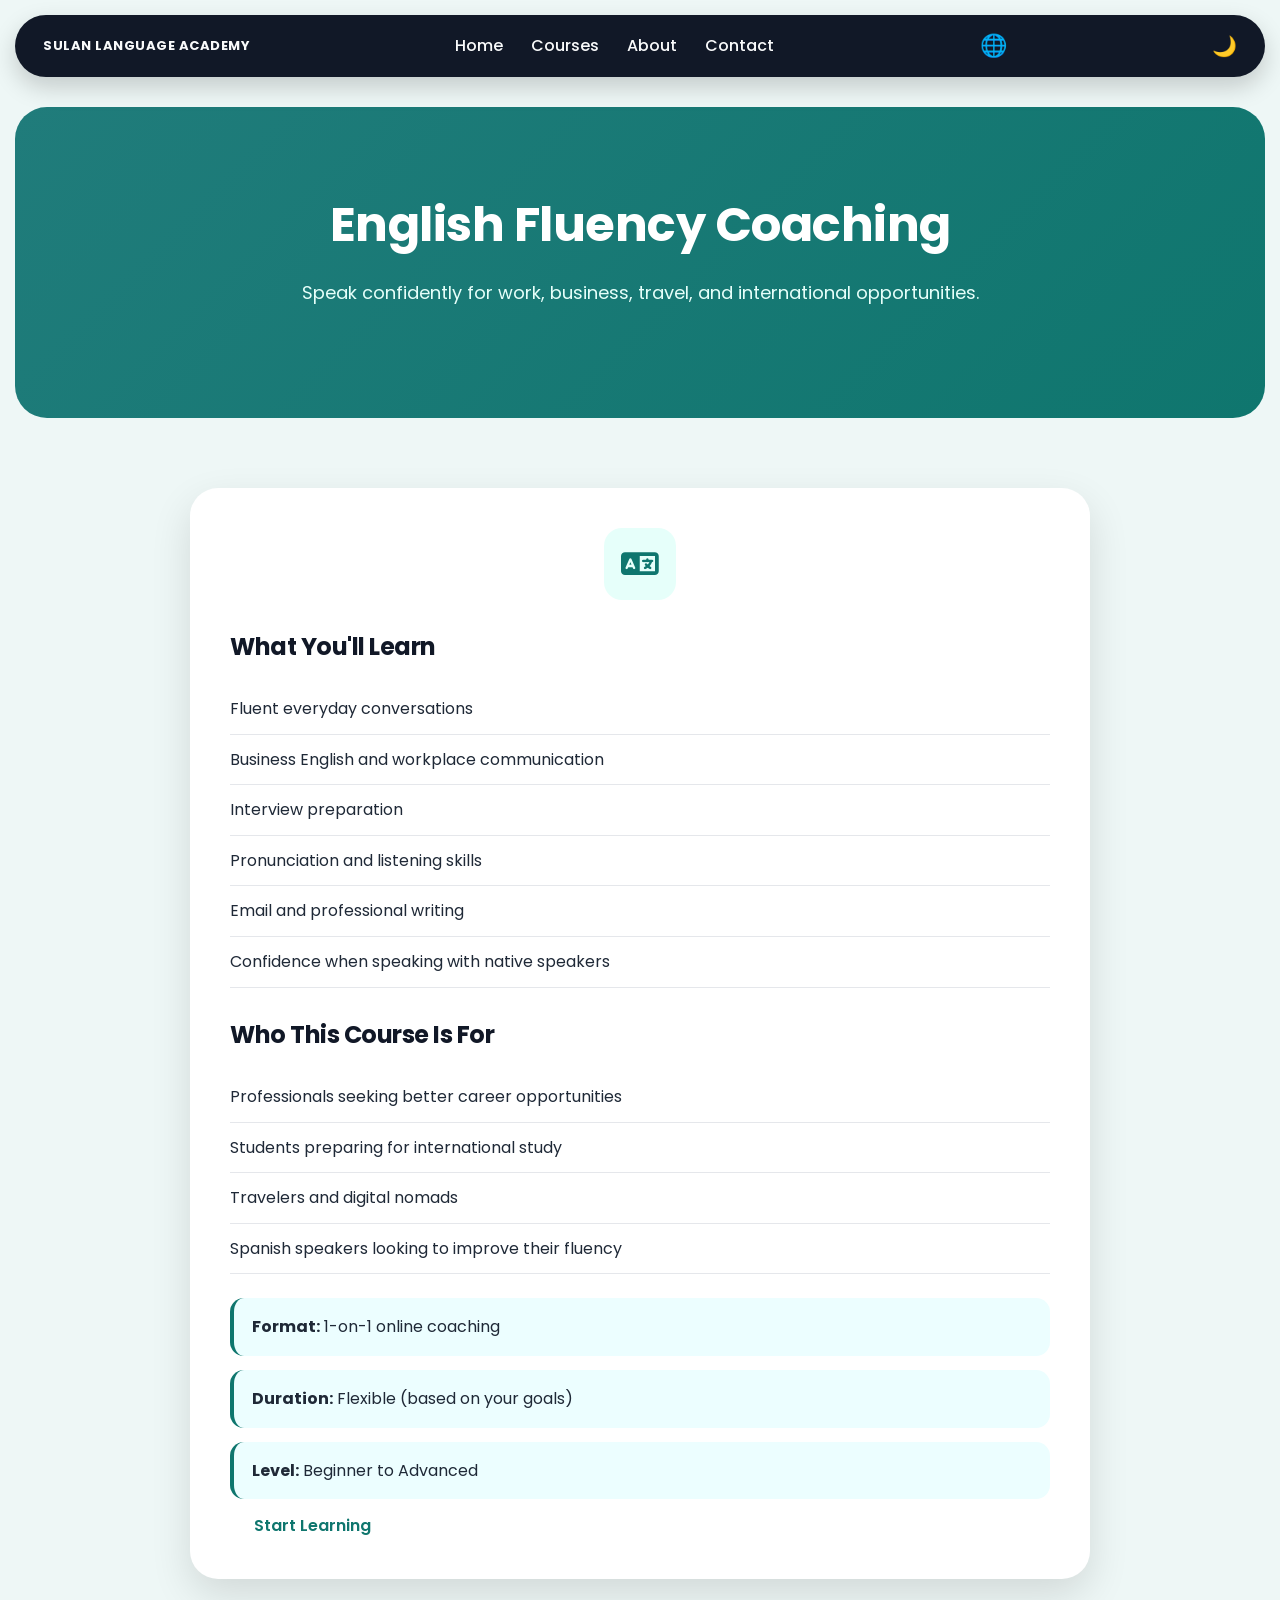
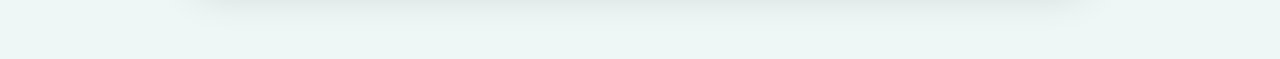
<file: english.html>
<!DOCTYPE html>

<html lang="en">
<head>

  <!-- Google tag (gtag.js) -->
<script async src="https://www.googletagmanager.com/gtag/js?id=G-S7WPRJ6NQL"></script>
<script>
  window.dataLayer = window.dataLayer || [];
  function gtag(){dataLayer.push(arguments);}
  gtag('js', new Date());

  gtag('config', 'G-S7WPRJ6NQL');
</script>

  <meta charset="UTF-8">
  <meta name="viewport" content="width=device-width, initial-scale=1.0">

  <title>English Course - Sulan Language Academy</title>

  <link rel="preconnect" href="https://fonts.googleapis.com">
  <link rel="preconnect" href="https://fonts.gstatic.com" crossorigin>

  <link
    href="https://fonts.googleapis.com/css2?family=Poppins:wght@300;400;500;600;700&display=swap"
    rel="stylesheet"
  >

  <link
    rel="stylesheet"
    href="https://cdnjs.cloudflare.com/ajax/libs/font-awesome/6.5.2/css/all.min.css"
  >

  <link rel="stylesheet" href="style.css">
</head>

<body class="courses-page">

   <nav>
  <a href="index.html" class="logo">SULAN LANGUAGE ACADEMY</a>

  <button id="menuBtn" class="menu-button">☰</button>

  <ul id="navLinks">
    <li><a id="navHome" href="index.html">Home</a></li>
    <li><a id="navCourses" href="courses.html">Courses</a></li>
    <li><a id="navAbout" href="about.html">About</a></li>
    <li><a id="navContact" href="contact.html">Contact</a></li>
  </ul> 

 <div class="language-menu">
  <button
    id="languageBtn"
    class="language-button"
    type="button"
    aria-label="Choose language"
    aria-expanded="false"
  >
    🌐
  </button>

  <div id="languageDropdown" class="language-dropdown">
    <button type="button" data-lang="en">English</button>
    <button type="button" data-lang="es">Español</button>
    <button type="button" data-lang="pt">Português</button>
    <button type="button" data-lang="fr">Français</button>
    <button type="button" data-lang="zh">中文</button>
  </div>
</div>

<select id="languageSwitcher" hidden>
  <option value="en">English</option>
  <option value="es">Español</option>
  <option value="pt">Português</option>
  <option value="fr">Français</option>
  <option value="zh">中文</option>
</select>

    <button id="darkModeBtn" class="dark-mode-button">🌙</button>

  </nav>


  <!-- COURSE HERO -->

  <section class="courses-hero">

    <h1 data-i18n="englishCourseHeroTitle">
      English Fluency Coaching
    </h1>

    <p data-i18n="englishCourseHeroSubtitle">
      Speak confidently for work, business, travel, and international opportunities.
    </p>

  </section>


  <!-- COURSE DETAILS -->

  <section class="course-detail">

    <div class="course-detail-card">

      <div class="course-icon">
        <i class="fa-solid fa-language"></i>
      </div>


      <h2 data-i18n="whatYoullLearn">
        What You'll Learn
      </h2>

      <ul class="course-list">

        <li data-i18n="englishLearnConversation">
          Fluent everyday conversations
        </li>

        <li data-i18n="englishLearnBusiness">
          Business English and workplace communication
        </li>

        <li data-i18n="englishLearnInterview">
          Interview preparation
        </li>

        <li data-i18n="englishLearnPronunciation">
          Pronunciation and listening skills
        </li>

        <li data-i18n="englishLearnWriting">
          Email and professional writing
        </li>

        <li data-i18n="englishLearnConfidence">
          Confidence when speaking with native speakers
        </li>

      </ul>


      <h2 data-i18n="whoCourseIsFor">
        Who This Course Is For
      </h2>

      <ul class="course-list">

        <li data-i18n="englishForProfessionals">
          Professionals seeking better career opportunities
        </li>

        <li data-i18n="englishForStudents">
          Students preparing for international study
        </li>

        <li data-i18n="englishForTravelers">
          Travelers and digital nomads
        </li>

        <li data-i18n="englishForSpanishSpeakers">
          Spanish speakers looking to improve their fluency
        </li>

      </ul>


      <div class="course-highlight">

        <strong data-i18n="formatLabel">
          Format:
        </strong>

        <span data-i18n="formatValue">
          1-on-1 online coaching
        </span>

      </div>


      <div class="course-highlight">

        <strong data-i18n="durationLabel">
          Duration:
        </strong>

        <span data-i18n="durationValue">
          Flexible (based on your goals)
        </span>

      </div>


      <div class="course-highlight">

        <strong data-i18n="levelLabel">
          Level:
        </strong>

        <span data-i18n="levelValue">
          Beginner to Advanced
        </span>

      </div>


      <a
        href="enroll.html?language=English"
        class="signup-button"
        data-i18n="startLearning"
      >
        Start Learning
      </a>

    </div>

  </section>


  <script src="translations.js"></script>
  <script src="script.js"></script>

   <!-- Cloudflare Web Analytics -->
    <script
      type="module"
      src="https://static.cloudflareinsights.com/beacon.min.js"
      data-cf-beacon='{"token": "08d8ab61268f4fca959e44a25a475d05"}'>
    </script>
    <!-- End Cloudflare Web Analytics -->

</body>
</html>
</file>
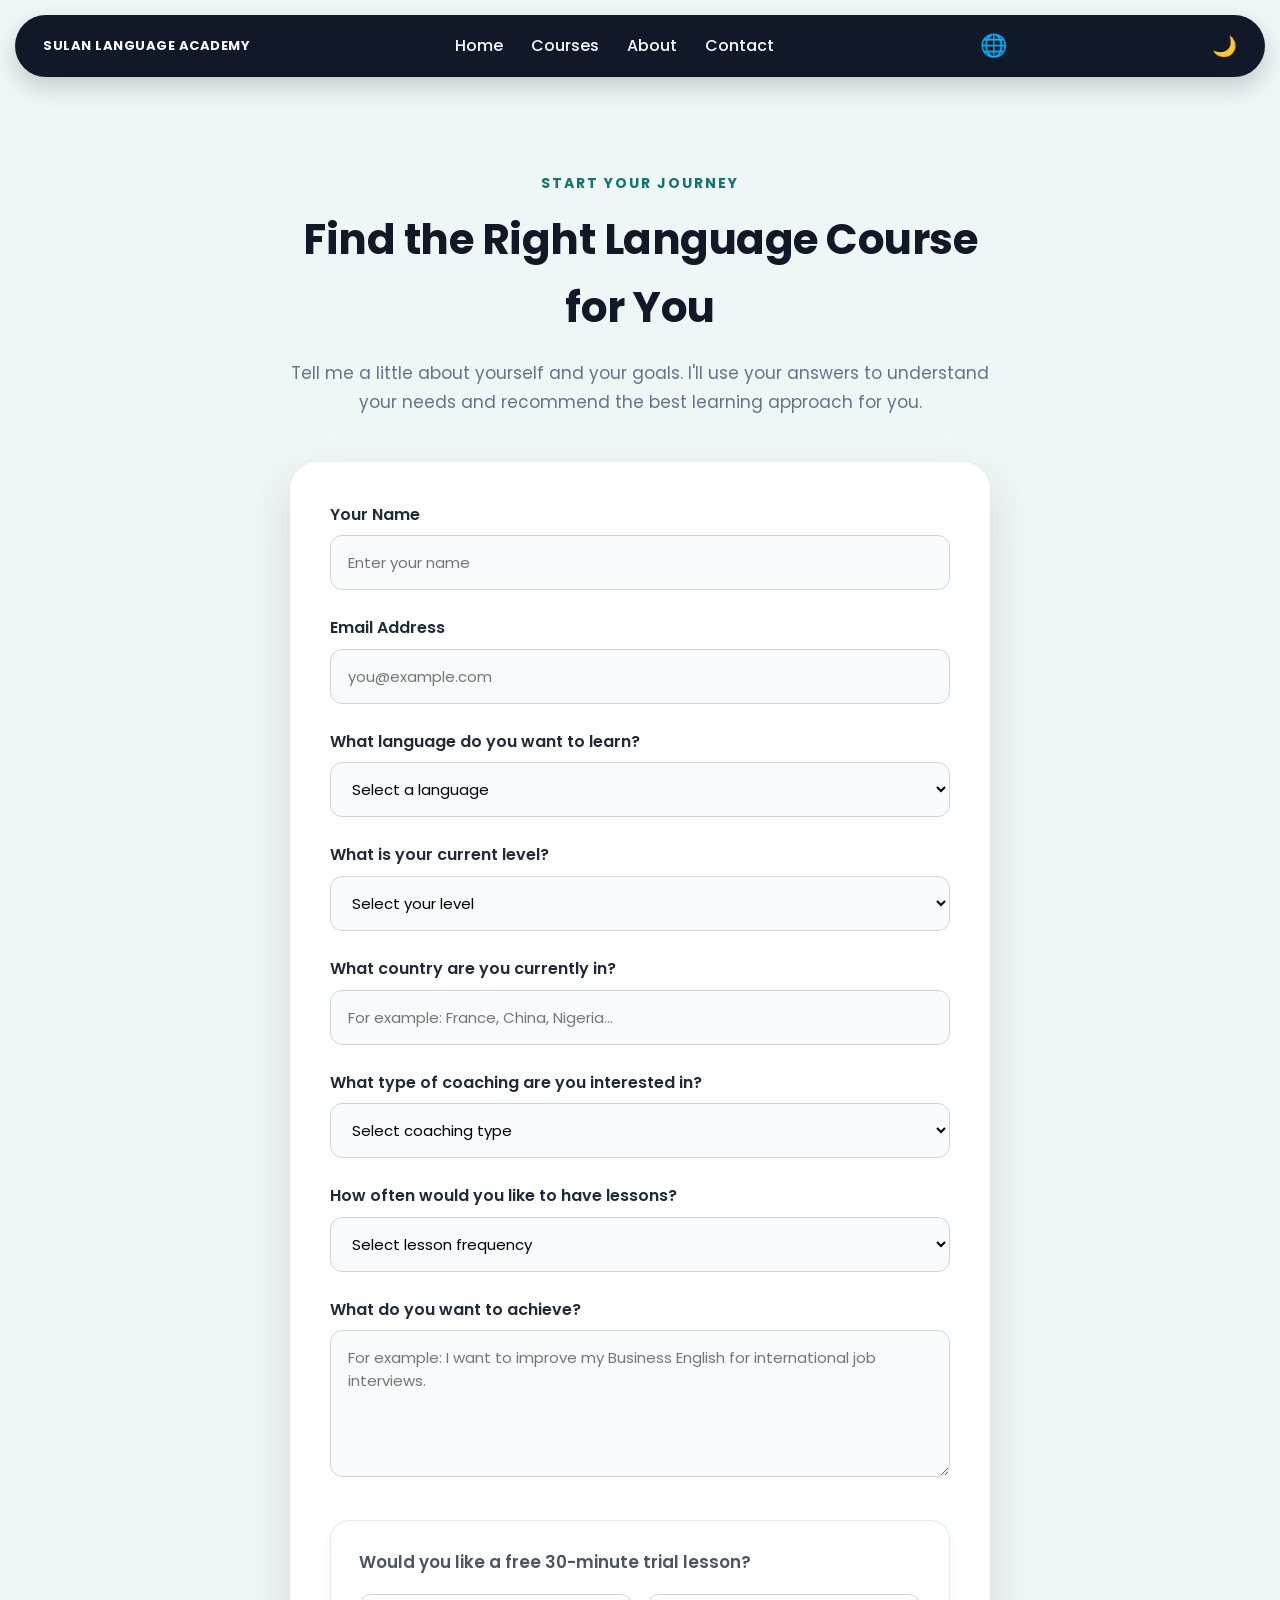
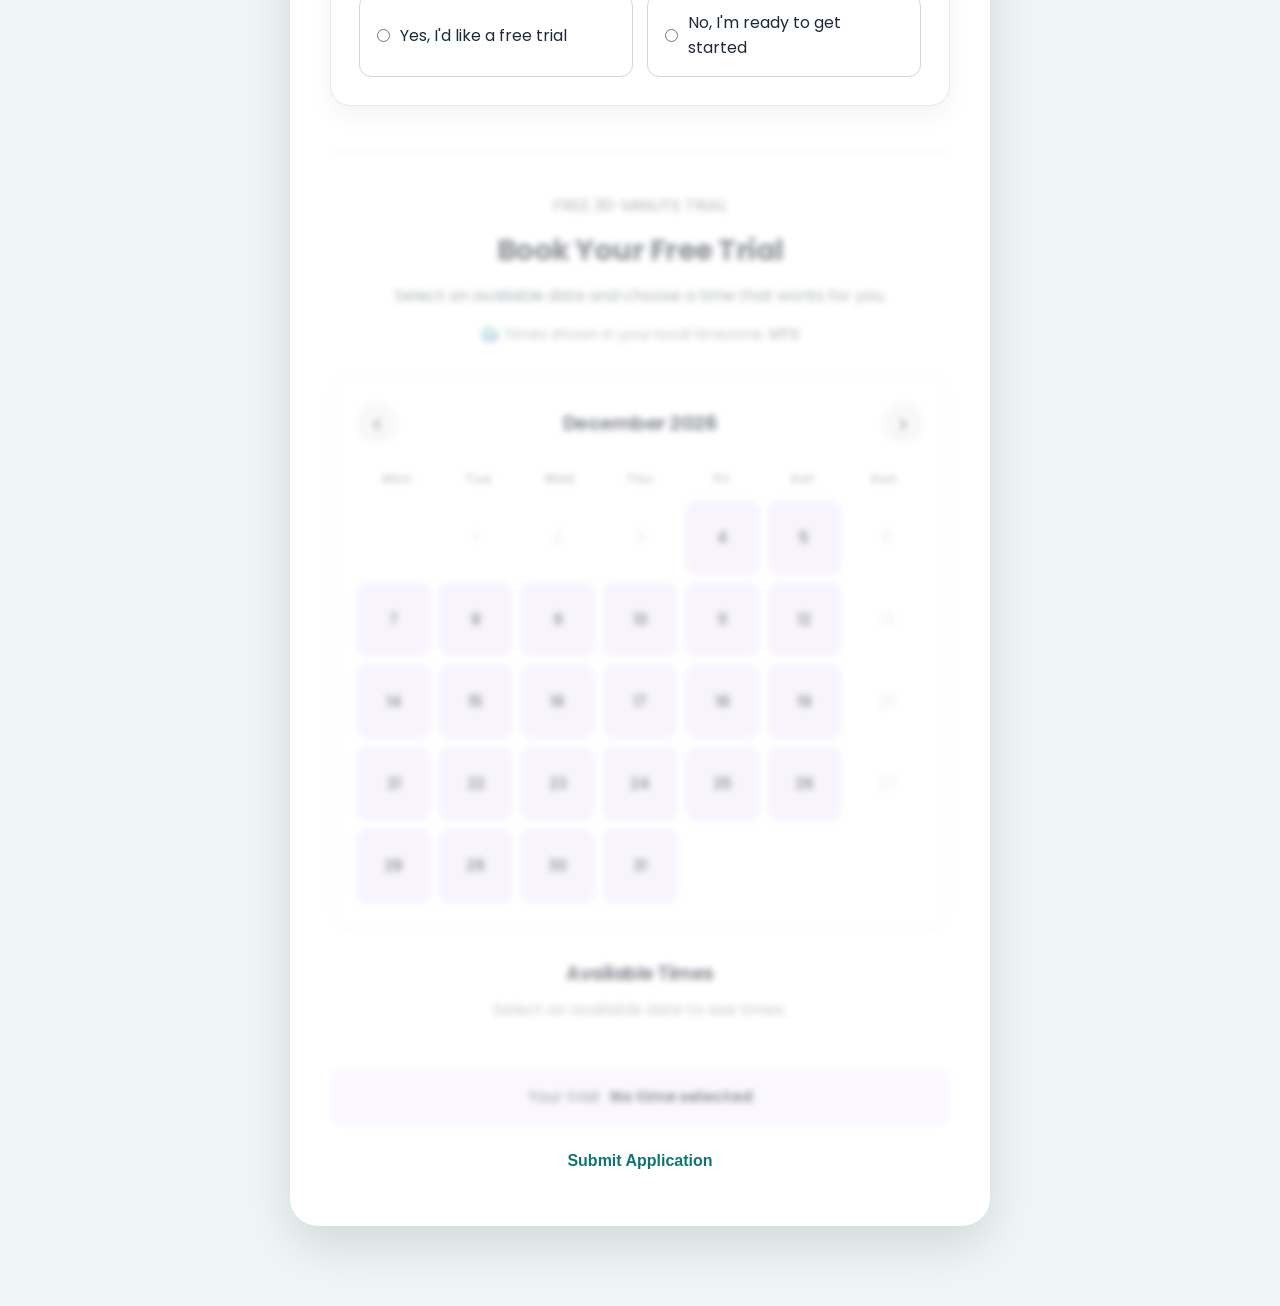
<file: enroll.html>
<!DOCTYPE html>
<html lang="en">
<head>

  <!-- Google tag (gtag.js) -->
<script async src="https://www.googletagmanager.com/gtag/js?id=G-S7WPRJ6NQL"></script>
<script>
  window.dataLayer = window.dataLayer || [];
  function gtag(){dataLayer.push(arguments);}
  gtag('js', new Date());

  gtag('config', 'G-S7WPRJ6NQL');
</script>

  <meta charset="UTF-8">
  <meta name="viewport" content="width=device-width, initial-scale=1.0">

  <title>Enroll - Sulan Language Academy</title>

  <link rel="preconnect" href="https://fonts.googleapis.com">
  <link rel="preconnect" href="https://fonts.gstatic.com" crossorigin>

  <link href="https://fonts.googleapis.com/css2?family=Poppins:wght@300;400;500;600;700&display=swap" rel="stylesheet">

  <link rel="stylesheet" href="style.css">
</head>

<body class="enroll-page">

  <!-- NAVIGATION -->

  <nav>
  <a href="index.html" class="logo">SULAN LANGUAGE ACADEMY</a>

  <button id="menuBtn" class="menu-button">☰</button>

  <ul id="navLinks">
    <li><a id="navHome" href="index.html">Home</a></li>
    <li><a id="navCourses" href="courses.html">Courses</a></li>
    <li><a id="navAbout" href="about.html">About</a></li>
    <li><a id="navContact" href="contact.html">Contact</a></li>
  </ul> 

 <div class="language-menu">
  <button
    id="languageBtn"
    class="language-button"
    type="button"
    aria-label="Choose language"
    aria-expanded="false"
  >
    🌐
  </button>

  <div id="languageDropdown" class="language-dropdown">
    <button type="button" data-lang="en">English</button>
    <button type="button" data-lang="es">Español</button>
    <button type="button" data-lang="pt">Português</button>
    <button type="button" data-lang="fr">Français</button>
    <button type="button" data-lang="zh">中文</button>
  </div>
</div>

<select id="languageSwitcher" hidden>
  <option value="en">English</option>
  <option value="es">Español</option>
  <option value="pt">Português</option>
  <option value="fr">Français</option>
  <option value="zh">中文</option>
</select>

    <button id="darkModeBtn" class="dark-mode-button">
      🌙
    </button>

  </nav>


  <!-- ENROLLMENT -->

  <main class="enroll-container">

    <section class="enroll-header">

      <p class="eyebrow" data-i18n="startYourJourney">
        START YOUR JOURNEY
      </p>

      <h1 id="enrollmentTitle" data-i18n="enrollmentTitle">
        Find the Right Language Course for You
      </h1>

      <p data-i18n="enrollmentSubtitle">
        Tell me a little about yourself and your goals.
        I'll use your answers to understand your needs
        and recommend the best learning approach for you.
      </p>

    </section>


    <section class="enroll-card">

      <form
        id="enrollmentForm"
        action="https://formspree.io/f/xgawpkpn"
        method="POST"
      >

        <!-- NAME -->

        <div class="form-group">

          <label for="studentName" data-i18n="yourName">
            Your Name
          </label>

          <input
            type="text"
            id="studentName"
            name="studentName"
            placeholder="Enter your name"
            data-i18n-placeholder="enterYourName"
            required
          >

        </div>


        <!-- EMAIL -->

        <div class="form-group">

          <label for="studentEmail" data-i18n="emailAddress">
            Email Address
          </label>

          <input
            type="email"
            id="studentEmail"
            name="studentEmail"
            placeholder="you@example.com"
            data-i18n-placeholder="emailPlaceholder"
            required
          >

        </div>


        <!-- LANGUAGE -->

        <div class="form-group">

          <label for="languageChoice" data-i18n="languageToLearn">
            What language do you want to learn?
          </label>

          <select
            id="languageChoice"
            name="languageChoice"
            required
          >

            <option value="" data-i18n="selectLanguage">
              Select a language
            </option>

            <option value="English">
              English
            </option>

            <option value="Spanish">
              Spanish
            </option>

            <option value="Portuguese">
              Portuguese
            </option>

            <option value="French">
              French — Coming Soon
            </option>

          </select>

        </div>


        <!-- CURRENT LEVEL -->

        <div class="form-group">

          <label for="currentLevel" data-i18n="currentLevel">
            What is your current level?
          </label>

          <select
            id="currentLevel"
            name="currentLevel"
            required
          >

            <option value="" data-i18n="selectLevel">
              Select your level
            </option>

            <option value="Complete Beginner" data-i18n="completeBeginner">
              Complete Beginner
            </option>

            <option value="Beginner">
              Beginner (A1–A2)
            </option>

            <option value="Intermediate">
              Intermediate (B1–B2)
            </option>

            <option value="Advanced">
              Advanced (C1–C2)
            </option>

          </select>

        </div>

        <!-- Country / Region -->

<div class="form-group">
 <label for="studentCountry" id="countryLabel">What country are you currently in?</label>

  <input
    type="text"
    id="studentCountry"
    name="studentCountry"
    placeholder="For example: France, China, Nigeria..."
    required
  >
</div>


<!-- Coaching Type -->

<div class="form-group">
  <label for="coachingType" id="coachingTypeLabel">What type of coaching are you interested in?</label>

  <select id="coachingType" name="coachingType" required>
    <option value="">Select coaching type</option>
    <option value="General Language Coaching">
      General Language Coaching
    </option>
    <option value="Business & Professional Coaching">
      Business & Professional Coaching
    </option>
    <option value="Personalized Coaching">
      Personalized Coaching
    </option>
  </select>
</div>


<!-- Lesson Frequency -->

<div class="form-group">
  <label for="lessonFrequency" id="frequencyLabel">How often would you like to have lessons?</label>

  <select id="lessonFrequency" name="lessonFrequency" required>
    <option value="">Select lesson frequency</option>
    <option value="Once per week">Once per week</option>
    <option value="Twice per week">Twice per week</option>
    <option value="3+ times per week">3+ times per week</option>
    <option value="Not sure yet">I'm not sure yet</option>
  </select>
</div>



        <!-- LEARNING GOAL -->

        <div class="form-group">

          <label for="learningGoal" data-i18n="learningGoal">
            What do you want to achieve?
          </label>

          <textarea
            id="learningGoal"
            name="learningGoal"
            rows="5"
            placeholder="For example: I want to improve my Business English for international job interviews."
            data-i18n-placeholder="learningGoalPlaceholder"
            required
          ></textarea>

        </div>

        <!-- =========================
     FREE TRIAL BOOKING
========================= -->

<div class="trial-choice">

  <p class="trial-choice-question" data-i18n="trialChoiceLabel">
    Would you like a free 30-minute trial lesson?
  </p>

  <div class="trial-choice-options">

    <label class="trial-choice-option">
      <input
        type="radio"
        name="freeTrial"
        id="freeTrialYes"
        value="Yes"
        required
      >
      <span data-i18n="trialChoiceYes">
        Yes, I'd like a free trial
      </span>
    </label>

    <label class="trial-choice-option">
      <input
        type="radio"
        name="freeTrial"
        id="freeTrialNo"
        value="No"
        required
      >
      <span data-i18n="trialChoiceNo">
        No, I'm ready to get started
      </span>
    </label>

  </div>

</div>

<div class="trial-booking trial-booking-locked" id="trialBooking">

  <div class="trial-booking-header">

    <p class="eyebrow" data-i18n="freeTrial">
      FREE 30-MINUTE TRIAL
    </p>

    <h2 data-i18n="bookTrialTitle">
      Book Your Free Trial
    </h2>

    <p data-i18n="bookTrialDescription">
      Select an available date and choose a time that works for you.
    </p>

    <p class="timezone-note">
      🌍
      <span data-i18n="timesShownIn">
        Times shown in your local timezone:
      </span>
      <strong id="studentTimezone"></strong>
    </p>

  </div>


  <!-- CALENDAR -->

  <div class="trial-calendar">

    <div class="calendar-header">

      <button
        type="button"
        id="previousMonth"
        class="calendar-arrow"
        aria-label="Previous month"
      >
        ‹
      </button>

      <h3 id="calendarMonth">
        August 2026
      </h3>

      <button
        type="button"
        id="nextMonth"
        class="calendar-arrow"
        aria-label="Next month"
      >
        ›
      </button>

    </div>


    <div class="calendar-weekdays">
      <span>Mon</span>
      <span>Tue</span>
      <span>Wed</span>
      <span>Thu</span>
      <span>Fri</span>
      <span>Sat</span>
      <span>Sun</span>
    </div>


    <div
      class="calendar-days"
      id="calendarDays"
    >
      <!-- JavaScript will generate the days -->
    </div>

  </div>


  <!-- AVAILABLE TIMES -->

  <div
    class="trial-times-section"
    id="trialTimesSection"
  >

    <h3 data-i18n="availableTimes">
      Available Times
    </h3>

    <p
      id="selectedDateLabel"
      class="selected-date-label"
      data-i18n="selectDateFirst"
    >
      Select an available date to see times.
    </p>

    <div
      class="trial-time-slots"
      id="trialTimeSlots"
    >
    </div>

  </div>


  <!-- SELECTED BOOKING -->

  <div
    class="trial-selection"
    id="trialSelection"
  >

    <span data-i18n="yourTrial">
      Your trial:
    </span>

    <strong id="trialSelectionText">
      No time selected
    </strong>

  </div>


  <!-- VALUES SUBMITTED WITH APPLICATION -->

  <input
    type="hidden"
    id="trialDate"
    name="trialDate"
  >

  <input
    type="hidden"
    id="trialTime"
    name="trialTime"
  >

  <input
    type="hidden"
    id="trialTimezone"
    name="trialTimezone"
  >

</div>

        <!-- SUBMIT -->

        <button
          type="submit"
          class="signup-button enrollment-submit"
          data-i18n="submitApplication"
        >
          Submit Application
        </button>

      </form>


      <!-- SUCCESS MESSAGE -->

      <div id="enrollmentSuccess" class="enrollment-success">

        <div class="success-icon">
          ✓
        </div>

        <h2 data-i18n="applicationReceived">
          Application Received!
        </h2>

        <p data-i18n="applicationThanks">
          Thanks for applying to Sulan Language Academy.
          I'll review your information and get back to you soon.
        </p>

        <a
          href="index.html"
          class="view-courses-button"
          data-i18n="backToHome"
        >
          Back to Home
        </a>

      </div>

    </section>

  </main>


  <!-- SCRIPTS -->

  <script src="translations.js"></script>
  <script src="script.js"></script>
  <script src="enroll.js"></script>

   <!-- Cloudflare Web Analytics -->
    <script
      type="module"
      src="https://static.cloudflareinsights.com/beacon.min.js"
      data-cf-beacon='{"token": "08d8ab61268f4fca959e44a25a475d05"}'>
    </script>
    <!-- End Cloudflare Web Analytics -->

</body>
</html>
</file>
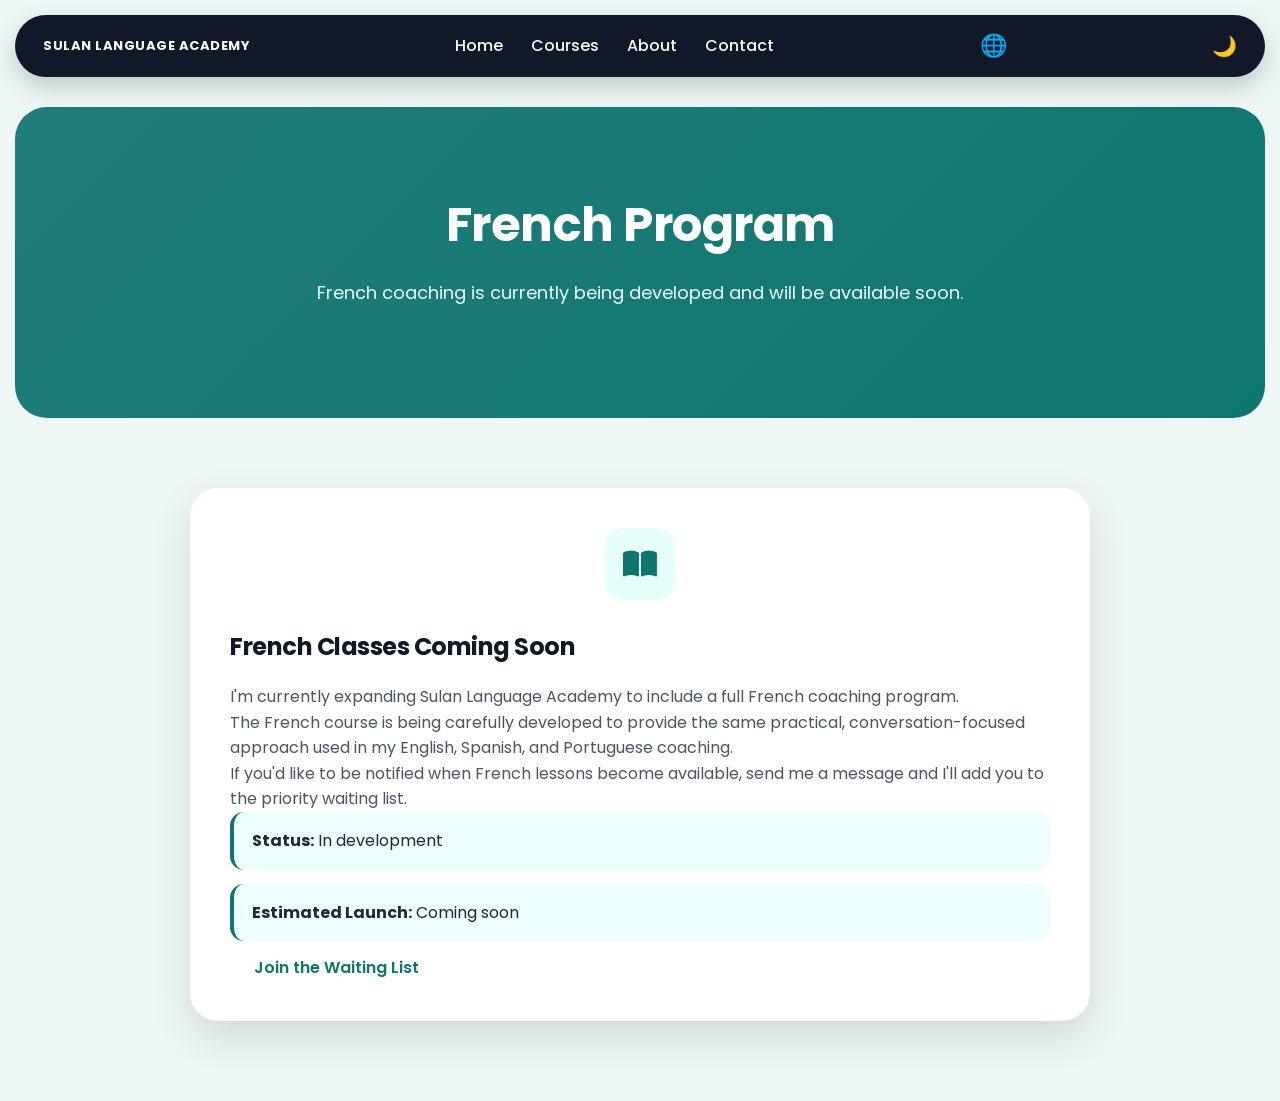
<file: french.html>
<!DOCTYPE html>

<html lang="en">
<head>

  <!-- Google tag (gtag.js) -->
<script async src="https://www.googletagmanager.com/gtag/js?id=G-S7WPRJ6NQL"></script>
<script>
  window.dataLayer = window.dataLayer || [];
  function gtag(){dataLayer.push(arguments);}
  gtag('js', new Date());

  gtag('config', 'G-S7WPRJ6NQL');
</script>

  <meta charset="UTF-8">
  <meta name="viewport" content="width=device-width, initial-scale=1.0">

  <title>French Program - Sulan Language Academy</title>

  <link rel="preconnect" href="https://fonts.googleapis.com">
  <link rel="preconnect" href="https://fonts.gstatic.com" crossorigin>

  <link
    href="https://fonts.googleapis.com/css2?family=Poppins:wght@300;400;500;600;700&display=swap"
    rel="stylesheet"
  >

  <link
    rel="stylesheet"
    href="https://cdnjs.cloudflare.com/ajax/libs/font-awesome/6.5.2/css/all.min.css"
  >

  <link rel="stylesheet" href="style.css">
</head>

<body class="courses-page">

   <nav>
  <a href="index.html" class="logo">SULAN LANGUAGE ACADEMY</a>

  <button id="menuBtn" class="menu-button">☰</button>

  <ul id="navLinks">
    <li><a id="navHome" href="index.html">Home</a></li>
    <li><a id="navCourses" href="courses.html">Courses</a></li>
    <li><a id="navAbout" href="about.html">About</a></li>
    <li><a id="navContact" href="contact.html">Contact</a></li>
  </ul> 

 <div class="language-menu">
  <button
    id="languageBtn"
    class="language-button"
    type="button"
    aria-label="Choose language"
    aria-expanded="false"
  >
    🌐
  </button>

  <div id="languageDropdown" class="language-dropdown">
    <button type="button" data-lang="en">English</button>
    <button type="button" data-lang="es">Español</button>
    <button type="button" data-lang="pt">Português</button>
    <button type="button" data-lang="fr">Français</button>
    <button type="button" data-lang="zh">中文</button>
  </div>
</div>

<select id="languageSwitcher" hidden>
  <option value="en">English</option>
  <option value="es">Español</option>
  <option value="pt">Português</option>
  <option value="fr">Français</option>
  <option value="zh">中文</option>
</select>

    <button id="darkModeBtn" class="dark-mode-button">🌙</button>

  </nav>


  <!-- FRENCH HERO -->

  <section class="courses-hero">

    <h1 data-i18n="frenchProgramTitle">
      French Program
    </h1>

    <p data-i18n="frenchProgramSubtitle">
      French coaching is currently being developed and will be available soon.
    </p>

  </section>


  <!-- WAITING LIST -->

  <section class="course-detail">

    <div class="course-detail-card">

      <div class="course-icon">
        <i class="fa-solid fa-book-open"></i>
      </div>


      <h2 data-i18n="frenchComingSoon">
        French Classes Coming Soon
      </h2>


      <p data-i18n="frenchExpansion">
        I'm currently expanding Sulan Language Academy to include a full French coaching program.
      </p>


      <p data-i18n="frenchDevelopment">
        The French course is being carefully developed to provide the same practical,
        conversation-focused approach used in my English, Spanish, and Portuguese coaching.
      </p>


      <p data-i18n="frenchNotification">
        If you'd like to be notified when French lessons become available,
        send me a message and I'll add you to the priority waiting list.
      </p>


      <div class="course-highlight">

        <strong data-i18n="statusLabel">
          Status:
        </strong>

        <span data-i18n="developmentStatus">
          In development
        </span>

      </div>


      <div class="course-highlight">

        <strong data-i18n="launchLabel">
          Estimated Launch:
        </strong>

        <span data-i18n="comingSoon">
          Coming soon
        </span>

      </div>


      <a
        href="https://wa.me/2348139914417?text=Hi%20Uzor,%20I'd%20like%20to%20join%20the%20French%20waiting%20list."
        class="signup-button"
        target="_blank"
        rel="noopener noreferrer"
        data-i18n="joinFrenchWaitingList"
      >
        Join the Waiting List
      </a>

    </div>

  </section>


  <script src="translations.js"></script>
  <script src="script.js"></script>

   <!-- Cloudflare Web Analytics -->
    <script
      type="module"
      src="https://static.cloudflareinsights.com/beacon.min.js"
      data-cf-beacon='{"token": "08d8ab61268f4fca959e44a25a475d05"}'>
    </script>
    <!-- End Cloudflare Web Analytics -->

</body>
</html>
</file>
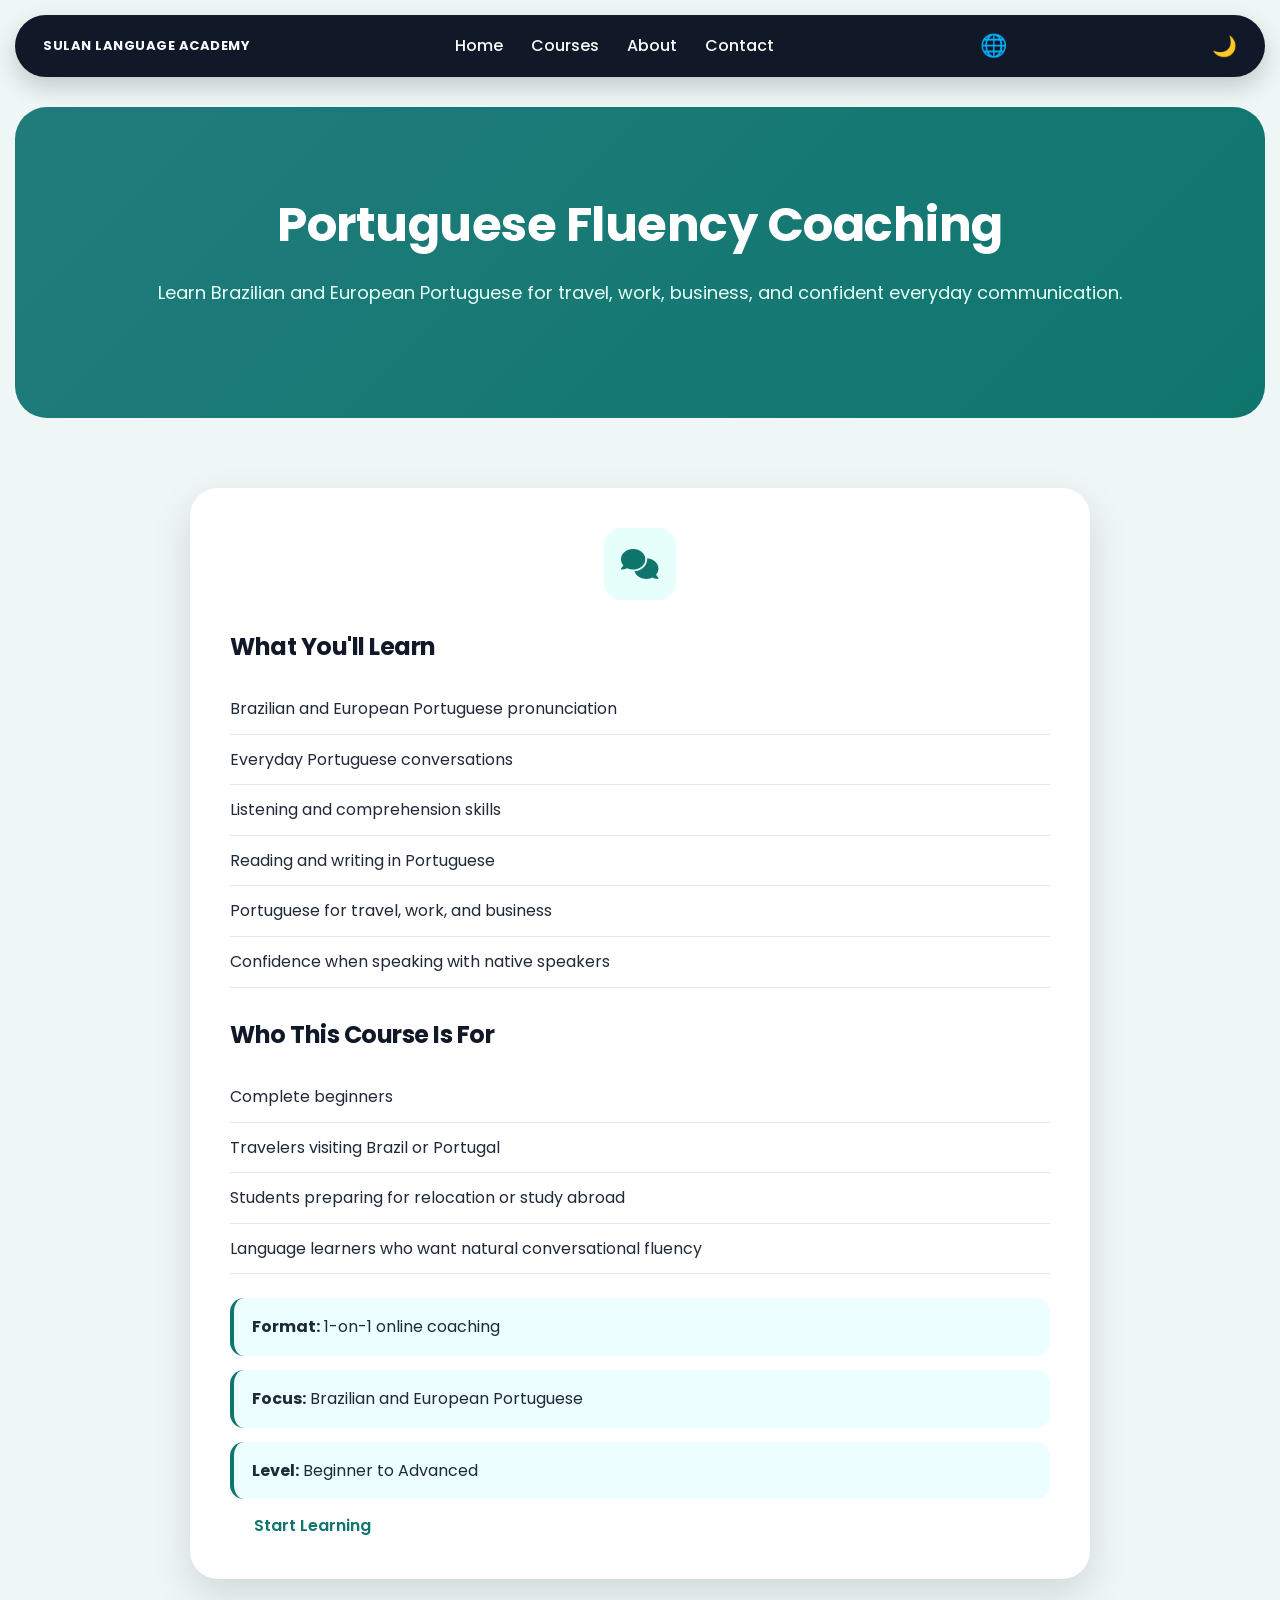
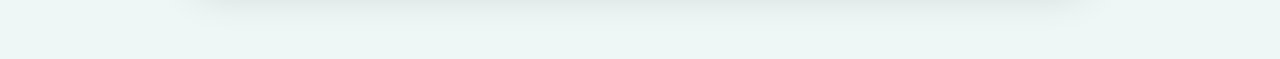
<file: portuguese.html>
<!DOCTYPE html>

<html lang="en">
<head>

  <!-- Google tag (gtag.js) -->
<script async src="https://www.googletagmanager.com/gtag/js?id=G-S7WPRJ6NQL"></script>
<script>
  window.dataLayer = window.dataLayer || [];
  function gtag(){dataLayer.push(arguments);}
  gtag('js', new Date());

  gtag('config', 'G-S7WPRJ6NQL');
</script>

  <meta charset="UTF-8">
  <meta name="viewport" content="width=device-width, initial-scale=1.0">

  <title>Portuguese Course - Sulan Language Academy</title>

  <link rel="preconnect" href="https://fonts.googleapis.com">
  <link rel="preconnect" href="https://fonts.gstatic.com" crossorigin>

  <link
    href="https://fonts.googleapis.com/css2?family=Poppins:wght@300;400;500;600;700&display=swap"
    rel="stylesheet"
  >

  <link
    rel="stylesheet"
    href="https://cdnjs.cloudflare.com/ajax/libs/font-awesome/6.5.2/css/all.min.css"
  >

  <link rel="stylesheet" href="style.css">
</head>

<body class="courses-page">

   <nav>
  <a href="index.html" class="logo">SULAN LANGUAGE ACADEMY</a>

  <button id="menuBtn" class="menu-button">☰</button>

  <ul id="navLinks">
    <li><a id="navHome" href="index.html">Home</a></li>
    <li><a id="navCourses" href="courses.html">Courses</a></li>
    <li><a id="navAbout" href="about.html">About</a></li>
    <li><a id="navContact" href="contact.html">Contact</a></li>
  </ul> 

 <div class="language-menu">
  <button
    id="languageBtn"
    class="language-button"
    type="button"
    aria-label="Choose language"
    aria-expanded="false"
  >
    🌐
  </button>

  <div id="languageDropdown" class="language-dropdown">
    <button type="button" data-lang="en">English</button>
    <button type="button" data-lang="es">Español</button>
    <button type="button" data-lang="pt">Português</button>
    <button type="button" data-lang="fr">Français</button>
    <button type="button" data-lang="zh">中文</button>
  </div>
</div>

<select id="languageSwitcher" hidden>
  <option value="en">English</option>
  <option value="es">Español</option>
  <option value="pt">Português</option>
  <option value="fr">Français</option>
  <option value="zh">中文</option>
</select>

    <button id="darkModeBtn" class="dark-mode-button">🌙</button>

  </nav>


  <!-- COURSE HERO -->

  <section class="courses-hero">

    <h1 data-i18n="portugueseCourseHeroTitle">
      Portuguese Fluency Coaching
    </h1>

    <p data-i18n="portugueseCourseHeroSubtitle">
      Learn Brazilian and European Portuguese for travel, work, business, and confident everyday communication.
    </p>

  </section>


  <!-- COURSE DETAILS -->

  <section class="course-detail">

    <div class="course-detail-card">

      <div class="course-icon">
        <i class="fa-solid fa-comments"></i>
      </div>


      <h2 data-i18n="whatYoullLearn">
        What You'll Learn
      </h2>

      <ul class="course-list">

        <li data-i18n="portugueseLearnPronunciation">
          Brazilian and European Portuguese pronunciation
        </li>

        <li data-i18n="portugueseLearnConversation">
          Everyday Portuguese conversations
        </li>

        <li data-i18n="portugueseLearnListening">
          Listening and comprehension skills
        </li>

        <li data-i18n="portugueseLearnWriting">
          Reading and writing in Portuguese
        </li>

        <li data-i18n="portugueseLearnBusiness">
          Portuguese for travel, work, and business
        </li>

        <li data-i18n="portugueseLearnConfidence">
          Confidence when speaking with native speakers
        </li>

      </ul>


      <h2 data-i18n="whoCourseIsFor">
        Who This Course Is For
      </h2>

      <ul class="course-list">

        <li data-i18n="portugueseForBeginners">
          Complete beginners
        </li>

        <li data-i18n="portugueseForTravelers">
          Travelers visiting Brazil or Portugal
        </li>

        <li data-i18n="portugueseForStudents">
          Students preparing for relocation or study abroad
        </li>

        <li data-i18n="portugueseForLearners">
          Language learners who want natural conversational fluency
        </li>

      </ul>


      <div class="course-highlight">

        <strong data-i18n="formatLabel">
          Format:
        </strong>

        <span data-i18n="formatValue">
          1-on-1 online coaching
        </span>

      </div>


      <div class="course-highlight">

        <strong data-i18n="focusLabel">
          Focus:
        </strong>

        <span data-i18n="portugueseFocusValue">
          Brazilian and European Portuguese
        </span>

      </div>


      <div class="course-highlight">

        <strong data-i18n="levelLabel">
          Level:
        </strong>

        <span data-i18n="levelValue">
          Beginner to Advanced
        </span>

      </div>


      <a
        href="enroll.html?language=Portuguese"
        class="signup-button"
        data-i18n="startLearning"
      >
        Start Learning
      </a>

    </div>

  </section>


  <script src="translations.js"></script>
  <script src="script.js"></script>

   <!-- Cloudflare Web Analytics -->
    <script
      type="module"
      src="https://static.cloudflareinsights.com/beacon.min.js"
      data-cf-beacon='{"token": "08d8ab61268f4fca959e44a25a475d05"}'>
    </script>
    <!-- End Cloudflare Web Analytics -->

</body>
</html>
</file>
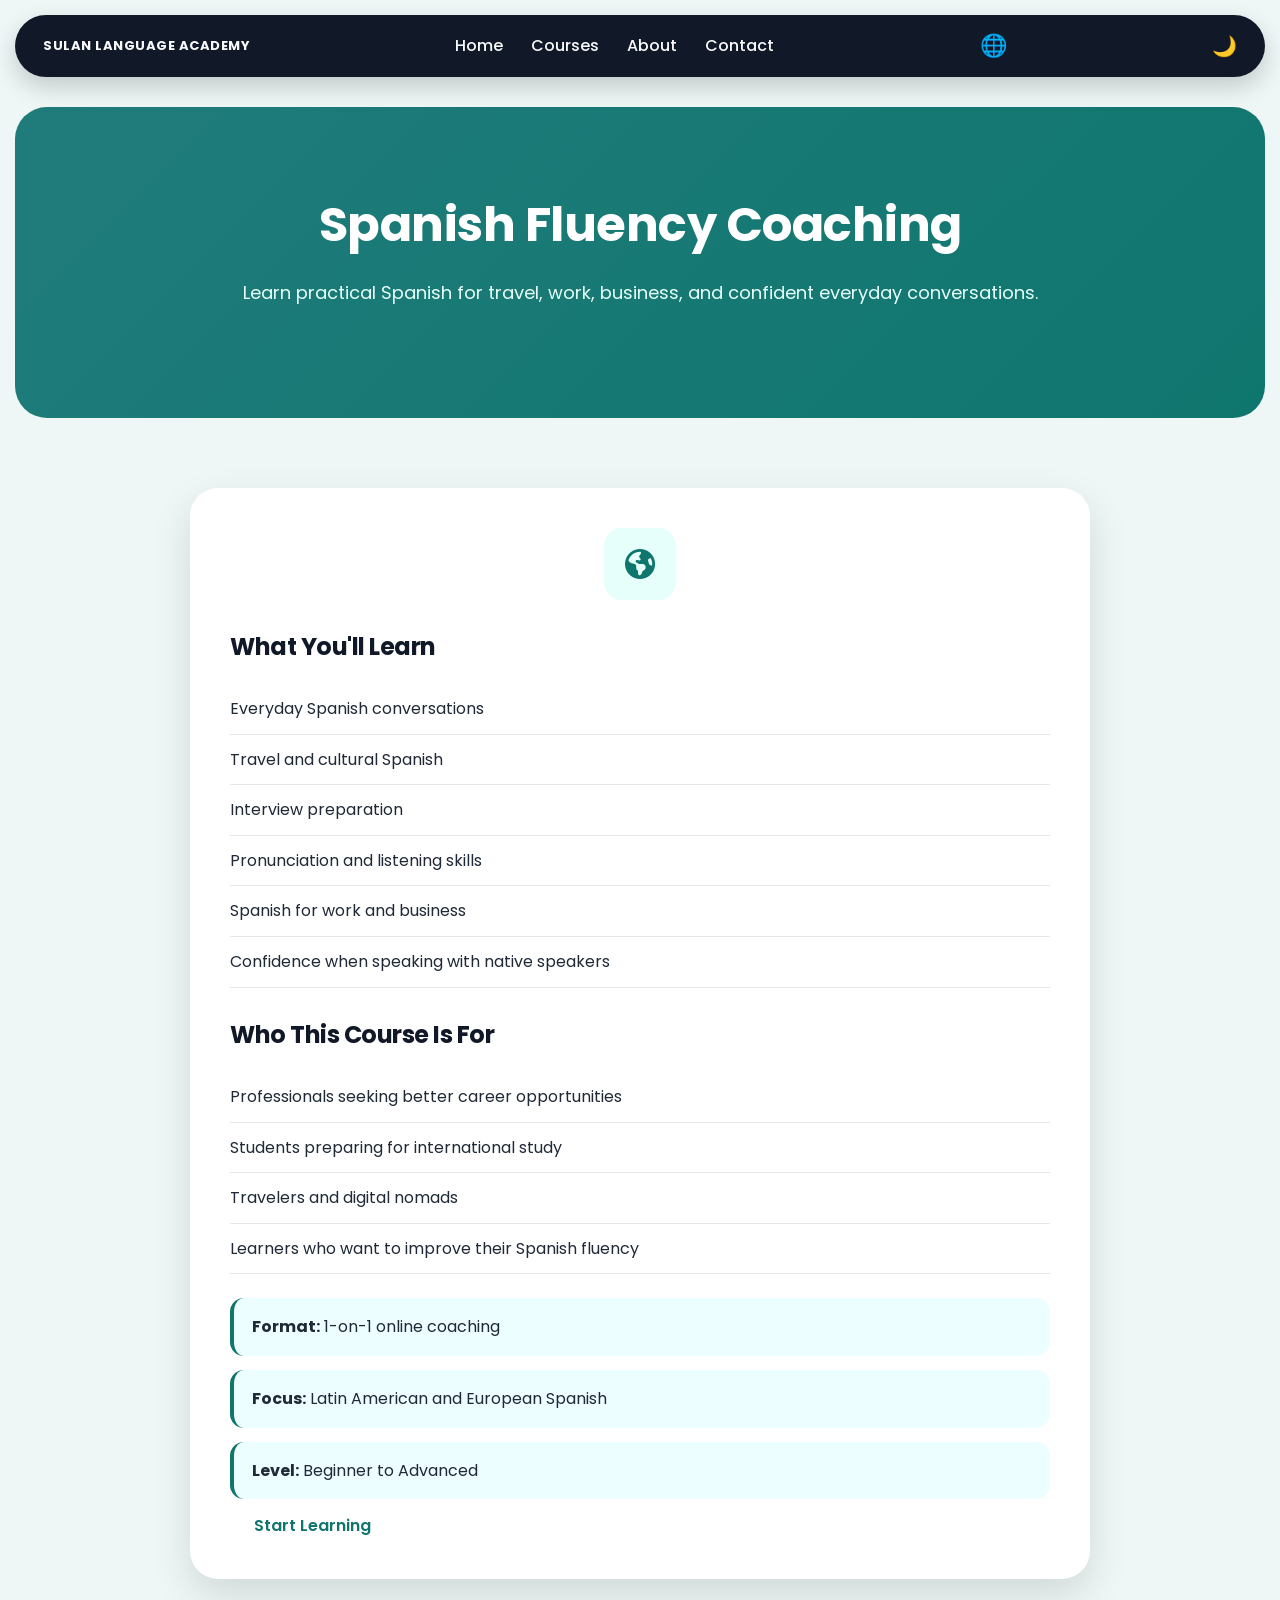
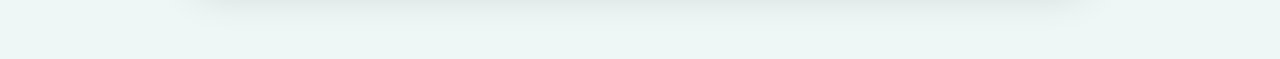
<file: spanish.html>
<!DOCTYPE html>

<html lang="en">
<head>

  <!-- Google tag (gtag.js) -->
<script async src="https://www.googletagmanager.com/gtag/js?id=G-S7WPRJ6NQL"></script>
<script>
  window.dataLayer = window.dataLayer || [];
  function gtag(){dataLayer.push(arguments);}
  gtag('js', new Date());

  gtag('config', 'G-S7WPRJ6NQL');
</script>

  <meta charset="UTF-8">
  <meta name="viewport" content="width=device-width, initial-scale=1.0">

  <title>Spanish Course - Sulan Language Academy</title>

  <link rel="preconnect" href="https://fonts.googleapis.com">
  <link rel="preconnect" href="https://fonts.gstatic.com" crossorigin>

  <link
    href="https://fonts.googleapis.com/css2?family=Poppins:wght@300;400;500;600;700&display=swap"
    rel="stylesheet"
  >

  <link
    rel="stylesheet"
    href="https://cdnjs.cloudflare.com/ajax/libs/font-awesome/6.5.2/css/all.min.css"
  >

  <link rel="stylesheet" href="style.css">
</head>

<body class="courses-page">

   <nav>
  <a href="index.html" class="logo">SULAN LANGUAGE ACADEMY</a>

  <button id="menuBtn" class="menu-button">☰</button>

  <ul id="navLinks">
    <li><a id="navHome" href="index.html">Home</a></li>
    <li><a id="navCourses" href="courses.html">Courses</a></li>
    <li><a id="navAbout" href="about.html">About</a></li>
    <li><a id="navContact" href="contact.html">Contact</a></li>
  </ul> 

 <div class="language-menu">
  <button
    id="languageBtn"
    class="language-button"
    type="button"
    aria-label="Choose language"
    aria-expanded="false"
  >
    🌐
  </button>

  <div id="languageDropdown" class="language-dropdown">
    <button type="button" data-lang="en">English</button>
    <button type="button" data-lang="es">Español</button>
    <button type="button" data-lang="pt">Português</button>
    <button type="button" data-lang="fr">Français</button>
    <button type="button" data-lang="zh">中文</button>
  </div>
</div>

<select id="languageSwitcher" hidden>
  <option value="en">English</option>
  <option value="es">Español</option>
  <option value="pt">Português</option>
  <option value="fr">Français</option>
  <option value="zh">中文</option>
</select>

    <button id="darkModeBtn" class="dark-mode-button">🌙</button>

  </nav>


  <!-- COURSE HERO -->

  <section class="courses-hero">

    <h1 data-i18n="spanishCourseHeroTitle">
      Spanish Fluency Coaching
    </h1>

    <p data-i18n="spanishCourseHeroSubtitle">
      Learn practical Spanish for travel, work, business, and confident everyday conversations.
    </p>

  </section>


  <!-- COURSE DETAILS -->

  <section class="course-detail">

    <div class="course-detail-card">

      <div class="course-icon">
        <i class="fa-solid fa-earth-americas"></i>
      </div>


      <h2 data-i18n="whatYoullLearn">
        What You'll Learn
      </h2>

      <ul class="course-list">

        <li data-i18n="spanishLearnConversation">
          Everyday Spanish conversations
        </li>

        <li data-i18n="spanishLearnTravel">
          Travel and cultural Spanish
        </li>

        <li data-i18n="spanishLearnInterview">
          Interview preparation
        </li>

        <li data-i18n="spanishLearnPronunciation">
          Pronunciation and listening skills
        </li>

        <li data-i18n="spanishLearnBusiness">
          Spanish for work and business
        </li>

        <li data-i18n="spanishLearnConfidence">
          Confidence when speaking with native speakers
        </li>

      </ul>


      <h2 data-i18n="whoCourseIsFor">
        Who This Course Is For
      </h2>

      <ul class="course-list">

        <li data-i18n="spanishForProfessionals">
          Professionals seeking better career opportunities
        </li>

        <li data-i18n="spanishForStudents">
          Students preparing for international study
        </li>

        <li data-i18n="spanishForTravelers">
          Travelers and digital nomads
        </li>

        <li data-i18n="spanishForLearners">
          Learners who want to improve their Spanish fluency
        </li>

      </ul>


      <div class="course-highlight">

        <strong data-i18n="formatLabel">
          Format:
        </strong>

        <span data-i18n="formatValue">
          1-on-1 online coaching
        </span>

      </div>


      <div class="course-highlight">

        <strong data-i18n="focusLabel">
          Focus:
        </strong>

        <span data-i18n="spanishFocusValue">
          Latin American and European Spanish
        </span>

      </div>


      <div class="course-highlight">

        <strong data-i18n="levelLabel">
          Level:
        </strong>

        <span data-i18n="levelValue">
          Beginner to Advanced
        </span>

      </div>


      <a
        href="enroll.html?language=Spanish"
        class="signup-button"
        data-i18n="startLearning"
      >
        Start Learning
      </a>

    </div>

  </section>


  <script src="translations.js"></script>
  <script src="script.js"></script>

   <!-- Cloudflare Web Analytics -->
    <script
      type="module"
      src="https://static.cloudflareinsights.com/beacon.min.js"
      data-cf-beacon='{"token": "08d8ab61268f4fca959e44a25a475d05"}'>
    </script>
    <!-- End Cloudflare Web Analytics -->

</body>
</html>
</file>
<file: style.css>
/* =========================
   Sulan Language Academy v2
   Global Design System
   ========================= */

* {
  box-sizing: border-box;
  margin: 0;
  padding: 0;
}

body {
  font-family: 'Poppins', sans-serif;
  color: #1f2937;
  line-height: 1.6;
}

.home-page,
.courses-page,
.contact-page,
.about-page { 
  background-color: #f8fafc;
}

h1,
h2,
h3 {
  color: #111827;
  font-weight: 700;
  letter-spacing: -0.5px;
}

p {
  color: #4b5563;
}

img {
  max-width: 100%;
  display: block;
}

a {
  text-decoration: none;
}

p {
  font-size: 16px;
}

.signup-button {
  background: white;
  color: #0f766e;
  border: none;
  padding: 14px 24px;
  border-radius: 999px;
  font-weight: 600;
  cursor: pointer;
  transition: all 0.3s ease;
}
.signup-button:hover {
  background: #f97316;
  color: white;
  transform: translateY(-2px);
}
.view-courses-button {
  display: inline-block;
  border: 2px solid white;
  color: white;
  text-decoration: none;
  padding: 12px 22px;
  border-radius: 999px;
  font-weight: 600;
  transition: all 0.3s ease;
}

.view-courses-button:hover {
  background: white;
  color: #0f766e;
  transform: translateY(-2px);
}

.hero {
  background: linear-gradient(135deg, #207c7b, #0f766e);
  display: flex;
  justify-content: space-between;
  align-items: center;
  gap: 50px;
  padding: 70px 60px;
  margin: 30px 15px;
  border-radius: 32px;
  color: white;
}

.intro {
  background: none;
  color: #333;
  font-size: 18px;
  font-weight: 400;
  font-family: 'Poppins', sans-serif;
  text-align: center;
  max-width: 800px;
  margin: 60px auto;
  padding: 20px;
}

.button-container {
  display: flex;
  gap: 16px;
  flex-wrap: wrap;
}
.button-container button:hover {
  background-color: #f95705;
  color: #ffffff;
}
.hero-image {
  max-width: 300px;
  height: 300px;
  border-radius: 999px;
}
.hero-text {
  flex: 1;
}

.hero-text h1 {
  font-size: 56px;
  line-height: 1.05;
  margin-bottom: 35px;
  color: white;
  background: none;
}

.hero-text h2 {
  font-size: 22px;
  line-height: 1.6;
  color: #e6fffa;
  background: none;
  margin-bottom: 45px;
}
.hero-image {
  flex: 1;
  height: 300px;
  padding: 40px;
  display: flex;
  justify-content: center;
  align-content: center;
}
.hero h1 {
  font-size: 36px;
  margin-bottom: 20px;
}
.hero h2 {
  font-size: 24px;
  margin-bottom: 20px;
}
.hero-photo {
  width: 100%;
  max-width: 420px;
  border-radius: 24px;
  box-shadow: 0 20px 40px rgba(0,0,0,0.25);
}
.course-grid {
  display: flex;
  gap: 20px;
  justify-content: center;
  margin-top: 20px;
}

.course-card {
  background-color: white;
  padding: 25px;
  border-radius: 20px;
  width: 250px;
  box-shadow: 0 8px 20px rgba(0, 0, 0, 0.15);
  transition: transform 0.3s ease, box-shadow 0.3s ease;
}

.course-card:hover {
  transform: translateY(-6px);
  box-shadow: 0 12px 25px rgba(0, 0, 0, 0.18);
}

.course-card h3 {
  margin-bottom: 10px;
}

.course-card p {
  background: none;
  color: #333;
}

.course-card img {
  width: 100%;
  border-radius: 12px;
  margin-bottom: 15px;
}
.enroll-button {
  display: inline-block;
  margin-top: 15px;
  background-color: #207c7b;
  color: white;
  text-decoration: none;
  padding: 10px 18px;
  border-radius: 999px;
  transition: background-color 0.3s ease;
}

.enroll-button:hover {
  background-color: #f95705;
}

/* ----------------------------- */
/* Dark Mode */
/* ----------------------------- */

.dark-mode {
  background-color: #111827;
  color: #f9fafb;
}

.dark-mode nav {
  background-color: #1f2937;
}

.dark-mode .hero {
  background-color: #1f2937;
}

.dark-mode .intro {
  background-color: #1f2937;
}

.dark-mode .course-card {
  background-color: #1f2937;
  color: #f9fafb;
}

.dark-mode p {
  color: #f9fafb;
}

.dark-mode h1,
.dark-mode h2,
.dark-mode h3 {
  color: #ffffff;
}
/* ----------------------------- */
/* Modal Popup */
/* ----------------------------- */

.modal {
  display: none;
  position: fixed;
  top: 0;
  left: 0;
  width: 100%;
  height: 100%;

  background-color: rgba(0, 0, 0, 0.6);

  justify-content: center;
  align-items: center;
}

.modal-content {
  background-color: white;
  padding: 30px;
  border-radius: 20px;
  width: 350px;
  text-align: center;
}

.modal.show {
  display: flex;
}
/* Force dark mode */

body.dark-mode {
  background-color: #111827;
  color: #f9fafb;
}

body.dark-mode nav {
  background-color: #1f2937;
}

body.dark-mode .hero {
  background-color: #1f2937;
}

body.dark-mode .intro {
  background-color: #1f2937;
}

body.dark-mode p,
body.dark-mode h1,
body.dark-mode h2,
body.dark-mode h3,
body.dark-mode li,
body.dark-mode a {
  color: #f9fafb;
}

body.dark-mode .course-card {
  background-color: #1f2937;
  color: #f9fafb;
}
.contact-section {
  max-width: 600px;
  margin: 50px auto;
  padding: 30px;
  background-color: white;
  border-radius: 20px;
}

.contact-section form {
  display: flex;
  flex-direction: column;
  gap: 15px;
}

.contact-section input,
.contact-section textarea {
  padding: 15px;
  border: 1px solid #ccc;
  border-radius: 12px;
  font-size: 16px;
}

.contact-section textarea {
  min-height: 150px;
  resize: vertical;
}

#formMessage {
  margin-top: 15px;
  font-weight: bold;
}
.stats-section {
  display: flex;
  justify-content: center;
  align-items: stretch;
  gap: 50px;
  margin: 60px auto;
  padding: 0 20px;
  flex-wrap: wrap;
}

.stat-box {
  background: linear-gradient(135deg, #0f766e, #115e59);
  color: white;
  padding: 30px;
  border-radius: 24px;
  width: 260px;
  min-height: 220px;
  text-align: center;
  box-shadow: 0 10px 25px rgba(0,0,0,0.25);

  display: flex;
  flex-direction: column;
  justify-content: center;
}

.stat-box h2 {
  font-size: 26px;
  color: white;
  margin-bottom: 10px;
}

.stat-box p {
  background: none;
  color: #d1fae5;
}
.testimonial-section {
  display: block;
  width: 100%;
  text-align: center;
  margin: 80px auto;
  padding: 0 20px;
}

.testimonial-box {
  background: linear-gradient(135deg, #1f2937, #111827);
  color: white;
  padding: 35px;
  border-radius: 24px;
  max-width: 700px;
  margin: 20px auto;
  box-shadow: 0 10px 25px rgba(0,0,0,0.25);
}

.testimonial-box p {
  background: none;
  color: #f3f4f6;
  font-size: 20px;
  font-style: italic;
}

.testimonial-box h3 {
  margin-top: 20px;
  color: #6ee7b7;
}
/* ----------------------------- */
/* Scroll Reveal Animation */
/* ----------------------------- */

.reveal {
  opacity: 0;
  transform: translateY(80px);
  transition: opacity 1s ease, transform 1s ease;
}

.reveal.active {
  opacity: 1;
  transform: translateY(0);
}
/* ----------------------------- */
/* Mobile Hamburger Menu */
/* ----------------------------- */

.menu-button {
  display: none;
  background: none;
  border: none;
  font-size: 30px;
  cursor: pointer;
  color: #831414;
}

  /* =========================
   Navigation
   ========================= */

nav {
  position: sticky;
  top: 0;
  z-index: 1000;

  background: #111827;

  display: flex;
  justify-content: space-between;
  align-items: center;

  padding: 18px 28px;
  margin: 15px;
  border-radius: 999px;

  box-shadow: 0 10px 25px rgba(0,0,0,0.18);
}

.logo {
  color: #f9fafb;
  font-size: 18px;
  font-weight: 700;
  letter-spacing: 0.5px;
}

nav ul {
  display: flex;
  gap: 28px;
  list-style: none;
}

nav a {
  color: #f9fafb;
  font-weight: 500;
  transition: color 0.3s ease;
}

nav a:hover {
  color: #6ee7b7;
}

#languageSwitcher {
  background: #f9fafb;
  color: #111827;
  border: none;
  border-radius: 999px;
  padding: 8px 12px;
  font-family: 'Poppins', sans-serif;
}

.menu-button {
  display: none;
  background: none;
  border: none;
  color: #f9fafb;
  font-size: 24px;
  cursor: pointer;
}

.modal-content form {
  display: flex;
  flex-direction: column;
  gap: 15px;
  margin-top: 20px;
}

.modal-content input,
.modal-content select,
.modal-content textarea {
  padding: 12px;
  border-radius: 12px;
  border: 1px solid #ccc;
  font-size: 16px;
}

.modal-content textarea {
  min-height: 120px;
  resize: vertical;
}

#enrollMessage {
  margin-top: 15px;
  font-weight: bold;
}
.progress-container {
  width: 100%;
  height: 10px;
  background-color: #e5e7eb;
  border-radius: 999px;
  overflow: hidden;
  margin: 15px 0;
}

.progress-bar {
  width: 0%;
  height: 100%;
  background-color: #207c7b;
  transition: width 0.3s ease;
}

#progressText {
  font-size: 14px;
  color: #555;
  margin-bottom: 15px;
}
.form-step {
  display: none;
}

.form-step.active {
  display: block;
}

.form-navigation {
  display: flex;
  justify-content: space-between;
  margin-top: 20px;
}

#submitBtn {
  display: none;
}
.confirmation-screen {
  display: none;
  text-align: center;
  padding: 20px;
}

.confirmation-screen.show {
  display: block;
}

.confirmation-screen h2 {
  color: #207c7b;
  margin-bottom: 15px;
}

.confirmation-screen p {
  color: #333;
}
.floating-chat {
  position: fixed;
  bottom: 25px;
  right: 25px;

  background-color: #25D366;
  color: white;
  text-decoration: none;
  font-weight: bold;

  padding: 14px 20px;
  border-radius: 999px;

  box-shadow: 0 8px 20px rgba(0,0,0,0.25);

  transition: transform 0.3s ease, box-shadow 0.3s ease;

  z-index: 2000;
}

.floating-chat:hover {
  transform: translateY(-3px);
  box-shadow: 0 12px 25px rgba(0,0,0,0.35);
}
html, body {
  overflow-x: hidden;
}
.stat-icon {
  font-size: 32px;
  color: #6ee7b7;
  margin-bottom: 15px;
}
.hero-photo {
  width: 100%;
  max-width: 420px;
  border-radius: 24px;
  box-shadow: 0 20px 40px rgba(0,0,0,0.25);
  animation: floatImage 4s ease-in-out infinite;
}

@keyframes floatImage {
  0% {
    transform: translateY(0px);
  }

  50% {
    transform: translateY(-10px);
  }

  100% {
    transform: translateY(0px);
  }
} 
/* ----------------------------- */
/* Courses page theme */
/* ----------------------------- */

.courses-page {
  background-color: #f8fafc;
}

.courses-page nav {
  background-color: #111827;
}

.courses-page .logo {
  color: #f9fafb;
}

.courses-page nav a {
  color: #f9fafb;
}

.courses-page nav a:hover {
  color: #6ee7b7;
}

.courses-page #languageSwitcher {
  background: #f9fafb;
  color: #111827;
  border: none;
  border-radius: 999px;
  padding: 8px 12px;
}
/* ----------------------------- */
/* Courses Page Redesign */
/* ----------------------------- */

.courses-hero {
  background: linear-gradient(135deg, #207c7b, #0f766e);
  color: white;
  text-align: center;
  padding: 80px 20px;
  border-radius: 32px;
  margin: 30px 15px;
}

.courses-hero h1 {
  font-size: 48px;
  margin-bottom: 15px;
  color: white;
  background: none;
}

.courses-hero p {
  background: none;
  color: #e6fffa;
  font-size: 18px;
  margin-bottom: 30px;
}

#courseSearch {
  width: 100%;
  max-width: 500px;
  padding: 16px 20px;
  border-radius: 999px;
  border: none;
  font-size: 16px;
  font-family: 'Poppins', sans-serif;
}

.courses-grid {
  display: grid;
  grid-template-columns: repeat(auto-fit, minmax(260px, 1fr));
  gap: 30px;
  padding: 30px 20px 80px;
  align-items: stretch;
}
.course-card {
  display: flex;
  flex-direction: column;
  height: 100%;
}
.course-card .signup-button {
  margin-top: auto;
}

.course-card {
  background: white;
  border-radius: 24px;
  padding: 30px;
  text-align: center;
  box-shadow: 0 12px 30px rgba(0,0,0,0.15);
  transition: transform 0.3s ease, box-shadow 0.3s ease;
}

.course-card:hover {
  transform: translateY(-8px);
  box-shadow: 0 18px 36px rgba(0,0,0,0.2);
}

.course-icon {
  width: 72px;
  height: 72px;
  margin: 0 auto 20px;
  border-radius: 18px;
  background: #e6fffa;
  color: #0f766e;
  display: flex;
  align-items: center;
  justify-content: center;
  font-size: 30px;
  transition: transform 0.3s ease, background-color 0.3s ease;
}

.course-card:hover .course-icon {
  transform: scale(1.08);
  background-color: #ccfbf1;
}

.course-card h3 {
  color: #111827;
  margin-bottom: 15px;
}

.course-card p {
  background: none;
  color: #4b5563;
  margin-bottom: 25px;
}
.courses-page h1,
.courses-page h2,
.courses-page h3,
.courses-page p {
  background: none;
}

.courses-page .courses-hero h1 {
  color: white;
}

.courses-page .courses-hero p {
  color: #e6fffa;
}
/* =========================
   Contact Page
   ========================= */

.contact-page {
  background: #f8fafc;
}

.contact-hero {
  background: linear-gradient(135deg, #207c7b, #0f766e);
  color: white;
  text-align: center;
  padding: 80px 20px;
  border-radius: 32px;
  margin: 30px 15px;
}

.contact-hero h1 {
  color: white;
  background: none;
  font-size: 48px;
  margin-bottom: 15px;
}

.contact-hero p {
  color: #e6fffa;
  background: none;
  max-width: 720px;
  margin: 0 auto;
}

.contact-grid {
  display: grid;
  grid-template-columns: repeat(auto-fit, minmax(220px, 1fr));
  gap: 24px;
  padding: 30px 20px;
}

.contact-card {
  background: white;
  border-radius: 24px;
  padding: 30px;
  text-align: center;
  box-shadow: 0 12px 30px rgba(0,0,0,0.12);
}

.contact-icon {
  font-size: 30px;
  color: #0f766e;
  margin-bottom: 15px;
}

.contact-form-section {
  padding: 20px;
}

.contact-form-card {
  max-width: 700px;
  margin: 0 auto 80px;
  background: white;
  border-radius: 24px;
  padding: 35px;
  box-shadow: 0 12px 30px rgba(0,0,0,0.12);
}

.contact-form-card h2 {
  margin-bottom: 20px;
}

.contact-form-card form {
  display: flex;
  flex-direction: column;
  gap: 16px;
}

.contact-form-card input,
.contact-form-card textarea {
  width: 100%;
  padding: 16px;
  border: 1px solid #d1d5db;
  border-radius: 16px;
  font-family: 'Poppins', sans-serif;
}

.contact-form-card textarea {
  min-height: 140px;
  resize: vertical;
}

.contact-form-card input:focus,
.contact-form-card textarea:focus {
  outline: none;
  border-color: #0f766e;
  box-shadow: 0 0 0 4px rgba(15,118,110,0.12);
}

.contact-page nav {
  background: #111827;
}

.contact-page .logo,
.contact-page nav a {
  color: #f9fafb;
}

.contact-page nav a:hover {
  color: #6ee7b7;
}

.contact-page #languageSwitcher {
  background: #f9fafb;
  color: #111827;
}

/* =========================
   Footer
   ========================= */

.site-footer {
  background: #111827;
  color: #f9fafb;
  margin-top: 80px;
}

.footer-content {
  max-width: 1200px;
  margin: 0 auto;
  padding: 50px 20px;
  display: grid;
  grid-template-columns: repeat(auto-fit, minmax(220px, 1fr));
  gap: 30px;
}

.footer-brand h3 {
  color: white;
  margin-bottom: 15px;
}

.footer-brand p {
  color: #d1d5db;
}

.footer-links {
  display: flex;
  flex-direction: column;
  gap: 12px;
}

.footer-links a {
  color: #f9fafb;
  transition: color 0.3s ease;
}

.footer-links a:hover {
  color: #6ee7b7;
}

.footer-contact p {
  color: #d1d5db;
  margin-bottom: 10px;
}

.footer-bottom {
  border-top: 1px solid #374151;
  text-align: center;
  padding: 20px;
}

.footer-bottom p {
  color: #9ca3af;
}
/* =========================
   Contact Page
   ========================= */

.contact-page {
  background: #f8fafc;
}

.contact-hero {
  background: linear-gradient(135deg, #207c7b, #0f766e);
  color: white;
  text-align: center;
  padding: 80px 20px;
  border-radius: 32px;
  margin: 30px 15px;
}

.contact-hero h1 {
  color: white;
  background: none;
  font-size: 48px;
  margin-bottom: 15px;
}

.contact-hero p {
  color: #e6fffa;
  background: none;
  max-width: 720px;
  margin: 0 auto;
}

.contact-grid {
  display: grid;
  grid-template-columns: repeat(auto-fit, minmax(220px, 1fr));
  gap: 24px;
  padding: 30px 20px;
}

.contact-card {
  background: white;
  border-radius: 24px;
  padding: 30px;
  text-align: center;
  box-shadow: 0 12px 30px rgba(0,0,0,0.12);
}

.contact-icon {
  font-size: 30px;
  color: #0f766e;
  margin-bottom: 15px;
}

.contact-form-section {
  padding: 20px;
}

.contact-form-card {
  max-width: 700px;
  margin: 0 auto 80px;
  background: white;
  border-radius: 24px;
  padding: 35px;
  box-shadow: 0 12px 30px rgba(0,0,0,0.12);
}

.contact-form-card h2 {
  margin-bottom: 20px;
}

.contact-form-card form {
  display: flex;
  flex-direction: column;
  gap: 16px;
}

.contact-form-card input,
.contact-form-card textarea {
  width: 100%;
  padding: 16px;
  border: 1px solid #d1d5db;
  border-radius: 16px;
  font-family: 'Poppins', sans-serif;
}

.contact-form-card textarea {
  min-height: 140px;
  resize: vertical;
}

.contact-form-card input:focus,
.contact-form-card textarea:focus {
  outline: none;
  border-color: #0f766e;
  box-shadow: 0 0 0 4px rgba(15,118,110,0.12);
}
/* =========================
   About Page
   ========================= */

.about-page {
  background: #f8fafc;
}

.about-hero {
  background: linear-gradient(135deg, #207c7b, #0f766e);
  color: white;
  text-align: center;
  padding: 80px 20px;
  border-radius: 32px;
  margin: 30px 15px;
}

.about-hero h1 {
  color: white;
  background: none;
  font-size: 48px;
  margin-bottom: 15px;
}

.about-hero p {
  color: #e6fffa;
  background: none;
  max-width: 760px;
  margin: 0 auto;
}

.about-content {
  display: grid;
  grid-template-columns: 1fr 1fr;
  gap: 40px;
  align-items: center;
  padding: 40px 20px;
}

.about-image img {
  border-radius: 24px;
  box-shadow: 0 20px 40px rgba(0,0,0,0.18);
}

.about-text h2 {
  margin-bottom: 20px;
}

.about-text p {
  margin-bottom: 16px;
}

.about-values {
  display: grid;
  grid-template-columns: repeat(auto-fit, minmax(220px, 1fr));
  gap: 24px;
  padding: 20px 20px 80px;
}

.value-card {
  background: white;
  border-radius: 24px;
  padding: 30px;
  text-align: center;
  box-shadow: 0 12px 30px rgba(0,0,0,0.12);
}

.value-icon {
  font-size: 32px;
  color: #0f766e;
  margin-bottom: 15px;
}

/* =========================
   Free Trial Section
   ========================= */

.trial-section {
  padding: 20px 20px 80px;
}

.trial-card {
  background: white;
  border-radius: 32px;
  padding: 40px;
  display: grid;
  grid-template-columns: 1.2fr 0.8fr;
  gap: 40px;
  align-items: center;
  box-shadow: 0 16px 40px rgba(0,0,0,0.12);
}

.trial-text h2 {
  font-size: 38px;
  margin-bottom: 16px;
}

.trial-text p {
  font-size: 18px;
  margin-bottom: 24px;
}

.trial-features {
  display: flex;
  flex-direction: column;
  gap: 14px;
  margin-bottom: 28px;
}

.trial-feature {
  display: flex;
  align-items: center;
  gap: 12px;
  color: #111827;
  font-weight: 500;
}

.trial-feature i {
  color: #0f766e;
}

.trial-image img {
  width: 100%;
  height: 320px;
  object-fit: cover;
  border-radius: 24px;
  display: block;
}

.trial-text .signup-button {
  display: inline-block;
}

.trial-note {
  margin-top: 18px;
  color: #d1fae5;
  font-weight: 500;
}
.trust-card {
  background: white;
  border-radius: 20px;
  padding: 25px;
  text-align: center;
  box-shadow: 0 10px 25px rgba(0, 0, 0, 0.12);
  border: 2px solid transparent;
  transition: border-color 0.3s ease, box-shadow 0.3s ease;
}

.trust-card:hover {
  border-color: #0f766e;
  box-shadow: 0 10px 30px rgba(15, 118, 110, 0.18);
}

.trust-section h2 {
  text-align: center;
  font-size: 40px;
  margin-bottom: 35px;
}

.trust-grid {
  display: grid;
  grid-template-columns: repeat(auto-fit, minmax(200px, 1fr));
  gap: 20px;
}

.trust-card {
  background: white;
  border-radius: 20px;
  padding: 25px;
  text-align: center;
  box-shadow: 0 10px 25px rgba(0,0,0,0.12);
}

.trust-card h3 {
  color: #0f766e;
  margin-bottom: 10px;
}
/* =========================
   Course Detail Page
   ========================= */

.course-detail {
  padding: 40px 20px 80px;
}

.course-detail-card {
  max-width: 900px;
  margin: 0 auto;
  background: white;
  border-radius: 28px;
  padding: 40px;
  box-shadow: 0 16px 40px rgba(0,0,0,0.12);
}

.course-detail-card h2 {
  margin: 28px 0 18px;
}

.course-list {
  list-style: none;
  padding: 0;
  margin: 0 0 24px;
}

.course-list li {
  padding: 12px 0;
  border-bottom: 1px solid #e5e7eb;
}

.course-highlight {
  background: #ecfeff;
  border-left: 4px solid #0f766e;
  padding: 16px 18px;
  border-radius: 14px;
  margin-bottom: 14px;
}
/* =========================
   Course Detail Page
   ========================= */

.course-detail {
  padding: 40px 20px 80px;
}

.course-detail-card {
  max-width: 900px;
  margin: 0 auto;
  background: white;
  border-radius: 28px;
  padding: 40px;
  box-shadow: 0 16px 40px rgba(0,0,0,0.12);
}

.course-detail-card h2 {
  margin: 28px 0 18px;
}

.course-list {
  list-style: none;
  padding: 0;
  margin: 0 0 24px;
}

.course-list li {
  padding: 12px 0;
  border-bottom: 1px solid #e5e7eb;
}

.course-highlight {
  background: #ecfeff;
  border-left: 4px solid #0f766e;
  padding: 16px 18px;
  border-radius: 14px;
  margin-bottom: 14px;
}
/* ============================= */
/* Enrollment Page */
/* ============================= */

.enroll-page {
  min-height: 100vh;
}

.enroll-container {
  max-width: 900px;
  margin: 0 auto;
  padding: 80px 20px;
}

.enroll-header {
  text-align: center;
  max-width: 700px;
  margin: 0 auto 45px;
}

.enroll-header .eyebrow {
  color: #0f766e;
  font-size: 14px;
  font-weight: 700;
  letter-spacing: 2px;
  margin-bottom: 12px;
  background: none;
}

.enroll-header h1 {
  font-size: 42px;
  margin-bottom: 18px;
}

.enroll-header > p:last-child {
  background: none;
  color: #64748b;
  font-size: 17px;
  line-height: 1.7;
}

.enroll-card {
  max-width: 700px;
  margin: 0 auto;
  padding: 40px;
  background: white;
  border-radius: 28px;
  box-shadow: 0 20px 50px rgba(0, 0, 0, 0.12);
}

.form-group {
  margin-bottom: 25px;
}

.form-group label {
  display: block;
  margin-bottom: 8px;
  font-weight: 600;
  color: #1f2937;
}

.form-group input,
.form-group select,
.form-group textarea {
  width: 100%;
  padding: 15px 17px;
  border: 1px solid #d1d5db;
  border-radius: 12px;
  font-family: 'Poppins', sans-serif;
  font-size: 15px;
  box-sizing: border-box;
  background: #f9fafb;
}

.form-group textarea {
  resize: vertical;
}

.form-group input:focus,
.form-group select:focus,
.form-group textarea:focus {
  outline: none;
  border-color: #0f766e;
  box-shadow: 0 0 0 3px rgba(15, 118, 110, 0.12);
}

.enrollment-submit {
  width: 100%;
  border: none;
  cursor: pointer;
  font-size: 16px;
  padding: 16px;
}

.enrollment-success {
  display: none;
  text-align: center;
  padding: 30px 10px;
}

.enrollment-success.show {
  display: block;
}

.enrollment-success .success-icon {
  width: 65px;
  height: 65px;
  margin: 0 auto 20px;
  border-radius: 50%;
  background: #0f766e;
  color: white;
  display: flex;
  align-items: center;
  justify-content: center;
  font-size: 30px;
  font-weight: 700;
}

.enrollment-success h2 {
  margin-bottom: 12px;
}

.enrollment-success p {
  background: none;
  color: #64748b;
  line-height: 1.7;
  margin-bottom: 25px;
}

.languages ul {
  list-style: none;
  padding: 0;
  margin-top: 25px;
  display: flex;
  justify-content: center;
  gap: 25px;
  flex-wrap: wrap;
}

.languages li {
  color: #333;
  font-weight: 500;
  background: none;
}

.coming-soon-badge {
  display: inline-block;
  margin-bottom: 12px;
  padding: 5px 12px;
  border-radius: 999px;
  background: #e6fffa;
  color: #0f766e;
  font-size: 12px;
  font-weight: 600;
}
/* =========================
   Mobile Responsive Design
   ========================= */

@media (max-width: 768px) {

  /* -------------------------
     Navigation
     ------------------------- */

  .menu-button {
    display: block;
  }

  nav ul {
    display: none;
    position: absolute;
    top: 80px;
    right: 20px;

    background: #111827;

    flex-direction: column;
    align-items: center;

    padding: 16px;
    gap: 16px;

    border-radius: 20px;
    min-width: 180px;
  }

  nav ul.show {
    display: flex;
  }

  #languageSwitcher {
    display: none;
  }


  /* -------------------------
     Hero Section
     ------------------------- */

  .hero {
    flex-direction: column;
    text-align: center;
    padding: 30px;
  }

  .hero-text {
    padding-right: 0;
  }

  .hero-text h1 {
    font-size: 32px;
  }

  .hero-text h2 {
    font-size: 20px;
  }

  .hero-image {
    margin-top: 20px;
    width: 100%;
    max-width: 300px;
  }


  /* -------------------------
     Buttons
     ------------------------- */

  .button-container {
    flex-direction: column;
    justify-content: center;
    gap: 15px;
  }


  /* -------------------------
     Course Grid
     ------------------------- */

  .courses-grid {
    grid-template-columns: 1fr;
    justify-items: center;
  }


  /* -------------------------
     About Section
     ------------------------- */

  .about-content {
    grid-template-columns: 1fr;
  }

  .about-hero h1 {
    font-size: 38px;
  }


  /* -------------------------
     Trial Section
     ------------------------- */

  .trial-card {
    grid-template-columns: 1fr;
    text-align: center;
  }

  .trial-feature {
    justify-content: center;
  }

  .trial-text h2 {
    font-size: 30px;
  }


  /* -------------------------
     Headings
     ------------------------- */

  .hero h1 {
    font-size: 32px;
  }

  .hero h2 {
    font-size: 22px;
  }
} 
 
.logo {
  color: #f9fafb;
  font-size: 13px;
  font-weight: 700;
  letter-spacing: 0.5px;
  text-decoration: none;
  white-space: nowrap;
}
/* Fix trial section in dark mode */

body.dark-mode .trial-card {
  background-color: #1f2937;
  color: #f9fafb;
}

body.dark-mode .trial-text h2 {
  color: #f9fafb;
}

body.dark-mode .trial-text p {
  color: #d1d5db;
}

body.dark-mode .trial-feature {
  color: #f9fafb;
}
/* Fix language course cards in dark mode */

body.dark-mode .course-detail-card {
  background-color: #1f2937;
  color: #f9fafb;
}

body.dark-mode .course-detail-card h2,
body.dark-mode .course-detail-card h3 {
  color: #f9fafb;
}

body.dark-mode .course-detail-card p,
body.dark-mode .course-detail-card li {
  color: #d1d5db;
}

body.dark-mode .course-list li {
  border-color: #374151;
}
/* =========================
   About + Contact Dark Mode
   ========================= */

/* About page cards */

body.dark-mode .value-card {
  background-color: #1f2937;
  color: #f9fafb;
}

body.dark-mode .value-card h3 {
  color: #f9fafb;
}

body.dark-mode .value-card p {
  color: #d1d5db;
}


/* Contact cards */

body.dark-mode .contact-card {
  background-color: #1f2937;
  color: #f9fafb;
}

body.dark-mode .contact-card h3 {
  color: #f9fafb;
}

body.dark-mode .contact-card p {
  color: #d1d5db;
}


/* Contact form */

body.dark-mode .contact-form-card {
  background-color: #1f2937;
  color: #f9fafb;
}

body.dark-mode .contact-form-card h2 {
  color: #f9fafb;
}

body.dark-mode .contact-form-card input,
body.dark-mode .contact-form-card textarea {
  background-color: #111827;
  color: #f9fafb;
  border-color: #4b5563;
}

body.dark-mode .contact-form-card input::placeholder,
body.dark-mode .contact-form-card textarea::placeholder {
  color: #9ca3af;
}
/* Course highlights in dark mode */

body.dark-mode .course-highlight {
  background-color: #134e4a;
  color: #f9fafb;
  border-left-color: #14b8a6;
}

body.dark-mode .course-highlight strong,
body.dark-mode .course-highlight span,
body.dark-mode .course-highlight p {
  color: #f9fafb;
}

/* Trusted student cards - dark mode */

body.dark-mode .trust-card {
  background-color: #1f2937;
  color: #f9fafb;
}

body.dark-mode .trust-card h3 {
  color: #14b8a6;
}

body.dark-mode .trust-card p {
  color: #d1d5db;
}
/* Homepage buttons - dark mode */

body.dark-mode .signup-button {
  background: #0f766e;
  color: white;
}

body.dark-mode .signup-button:hover {
  background: #f97316;
  color: white;
}

body.dark-mode .view-courses-button {
  background: transparent;
  border: 2px solid white;
  color: white;
}

body.dark-mode .view-courses-button:hover {
  background: white;
  color: #0f766e;
}
/* =========================
   Sulan Page Canvas Override
   Soft teal background beneath site content
   ========================= */

body,
.home-page,
.courses-page,
.contact-page,
.about-page,
.enroll-page {
  background-color: #eef7f6;
}

/* Preserve the existing dark-mode canvas */
body.dark-mode,
body.dark-mode.home-page,
body.dark-mode.courses-page,
body.dark-mode.contact-page,
body.dark-mode.about-page,
body.dark-mode.enroll-page {
  background-color: #111827;
}

/* =========================
   ABOUT PAGE - TEXT ONLY
========================= */

.about-content-text-only {
  display: block;
  max-width: 900px;
  margin: 0 auto;
}

.about-content-text-only .about-text {
  width: 100%;
  max-width: 900px;
  margin: 0 auto;
}

/* =========================
   MOBILE LANGUAGE SWITCHER FIX
========================= */

@media (max-width: 768px) {

  nav {
    flex-wrap: nowrap;
  }

}

  /* =========================
   ENROLLMENT SUCCESS FIX
========================= */

.enrollment-success {
  background: #ffffff;
  color: #111827;
}

.enrollment-success h2 {
  color: #111827 !important;
}

.enrollment-success p {
  color: #4b5563 !important;
}

body.dark-mode .enrollment-success {
  background: #ffffff;
  color: #111827;
}

body.dark-mode .enrollment-success h2 {
  color: #111827 !important;
}

body.dark-mode .enrollment-success p {
  color: #4b5563 !important;
}

@media (max-width: 768px) {

  .enrollment-success {
    min-height: 0 !important;
    height: auto !important;
    padding: 50px 25px !important;
    margin: 30px 15px !important;
  }

}

/* =========================
   ENROLLMENT SUCCESS - FINAL
========================= */

.enrollment-success {
  width: 100%;
  max-width: 700px;
  min-height: 0 !important;
  height: auto !important;

  margin: 50px auto !important;
  padding: 60px 50px !important;

  background: #ffffff;
  color: #111827;

  border-radius: 30px;
  text-align: center;

  box-sizing: border-box;
}

.enrollment-success h2 {
  color: #111827 !important;
  margin-top: 20px;
  margin-bottom: 15px;
}

.enrollment-success p {
  color: #4b5563 !important;
  max-width: 550px;
  margin: 0 auto;
  line-height: 1.8;
}


/* MOBILE */

@media (max-width: 768px) {

  .enrollment-success {
    width: calc(100% - 30px);
    margin: 30px auto !important;
    padding: 45px 25px !important;
    border-radius: 25px;
  }

  .dark-mode-button {
  background: transparent !important;
  border: none !important;
  padding: 0 !important;
  cursor: pointer;
  font-size: 20px;

  display: flex;
  align-items: center;
  justify-content: center;
}

}

/* =========================
   TRIAL BOOKING
========================= */

.trial-booking {
  margin-top: 45px;
  padding-top: 35px;
  border-top: 1px solid rgba(128, 128, 128, 0.25);
}

.trial-booking-header {
  text-align: center;
  margin-bottom: 30px;
}

.trial-booking-header h2 {
  margin: 8px 0 10px;
  font-size: 1.8rem;
}

.trial-booking-header p {
  margin: 6px 0;
}

.timezone-note {
  margin-top: 15px !important;
  font-size: 0.9rem;
  opacity: 0.8;
}


/* =========================
   CALENDAR
========================= */

.trial-calendar {
  max-width: 650px;
  margin: 25px auto;
  padding: 25px;

  border: 1px solid rgba(128, 128, 128, 0.2);
  border-radius: 20px;

  background: rgba(255, 255, 255, 0.04);
}

.calendar-header {
  display: flex;
  align-items: center;
  justify-content: space-between;

  margin-bottom: 25px;
}

.calendar-header h3 {
  margin: 0;
  font-size: 1.25rem;
}

.calendar-arrow {
  width: 42px;
  height: 42px;

  border: none;
  border-radius: 50%;

  font-size: 1.7rem;
  cursor: pointer;

  background: rgba(128, 128, 128, 0.12);
  color: inherit;

  transition: transform 0.2s ease,
              background 0.2s ease;
}

.calendar-arrow:hover {
  transform: scale(1.08);
  background: rgba(128, 128, 128, 0.22);
}


/* WEEKDAY HEADINGS */

.calendar-weekdays {
  display: grid;
  grid-template-columns: repeat(7, 1fr);

  margin-bottom: 10px;
}

.calendar-weekdays span {
  text-align: center;
  font-size: 0.8rem;
  font-weight: 600;
  opacity: 0.55;
}


/* CALENDAR DAYS */

.calendar-days {
  display: grid;
  grid-template-columns: repeat(7, 1fr);
  gap: 7px;
}

.calendar-day {
  aspect-ratio: 1 / 1;

  display: flex;
  align-items: center;
  justify-content: center;

  border: none;
  border-radius: 12px;

  font-family: inherit;
  font-size: 0.95rem;

  background: transparent;
  color: inherit;

  cursor: pointer;

  transition:
    background 0.2s ease,
    transform 0.2s ease;
}


/* DAYS WITH AVAILABLE TRIALS */

.calendar-day.available {
  background: rgba(124, 58, 237, 0.12);
  font-weight: 600;
}

.calendar-day.available:hover {
  background: rgba(124, 58, 237, 0.25);
  transform: translateY(-2px);
}


/* SELECTED DATE */

.calendar-day.selected {
  background: #7c3aed;
  color: white;
}


/* UNAVAILABLE DAYS */

.calendar-day.unavailable {
  opacity: 0.25;
  cursor: default;
}


/* DAYS OUTSIDE CURRENT MONTH */

.calendar-day.empty {
  visibility: hidden;
}


/* =========================
   TIME SLOTS
========================= */

.trial-times-section {
  max-width: 650px;
  margin: 30px auto 0;
}

.trial-times-section h3 {
  text-align: center;
  margin-bottom: 8px;
}

.selected-date-label {
  text-align: center;
  opacity: 0.7;
  margin-bottom: 20px;
}

.trial-time-slots {
  display: grid;
  grid-template-columns: repeat(3, 1fr);
  gap: 12px;
}

.trial-time-slot {
  padding: 13px 10px;

  border: 1px solid rgba(124, 58, 237, 0.35);
  border-radius: 12px;

  background: transparent;
  color: inherit;

  font-family: inherit;
  font-weight: 600;

  cursor: pointer;

  transition:
    background 0.2s ease,
    transform 0.2s ease;
}

.trial-time-slot:hover {
  background: rgba(124, 58, 237, 0.12);
  transform: translateY(-2px);
}

.trial-time-slot.selected {
  background: #7c3aed;
  color: white;
  border-color: #7c3aed;
}


/* =========================
   SELECTED TRIAL
========================= */

.trial-selection {
  max-width: 650px;

  margin: 25px auto 10px;
  padding: 16px 20px;

  border-radius: 12px;

  text-align: center;

  background: rgba(124, 58, 237, 0.08);
}

.trial-selection strong {
  margin-left: 5px;
}


/* =========================
   MOBILE BOOKING
========================= */

@media (max-width: 768px) {

  .trial-booking {
    margin-top: 35px;
  }

  .trial-calendar {
    padding: 18px 12px;
  }

  .calendar-days {
    gap: 4px;
  }

  .calendar-day {
    border-radius: 9px;
    font-size: 0.85rem;
  }

  .calendar-weekdays span {
    font-size: 0.7rem;
  }

  .trial-time-slots {
    grid-template-columns: repeat(2, 1fr);
  }

  .trial-booking-header h2 {
    font-size: 1.5rem;
  }
}

/* =========================
   ABOUT PAGE - FOUNDER STORY
========================= */

.about-eyebrow {
  font-size: 0.78rem;
  font-weight: 700;
  letter-spacing: 0.14em;
  text-transform: uppercase;
  color: #0f766e;
  margin-bottom: 10px;
}

.about-lead {
  font-size: 1.3rem;
  font-weight: 600;
  line-height: 1.7;
  margin: 20px 0;
}

.about-text p {
  line-height: 1.9;
}


/* QUICK FACTS */

.about-facts {
  max-width: 1100px;
  margin: 20px auto 80px;
  padding: 0 25px;

  display: grid;
  grid-template-columns: repeat(4, 1fr);
  gap: 18px;
}

.about-fact {
  padding: 28px 20px;
  border-radius: 18px;
  text-align: center;

  background: #ffffff;
  border: 1px solid rgba(15, 118, 110, 0.12);

  box-shadow: 0 8px 30px rgba(0, 0, 0, 0.05);
}

.about-fact i {
  display: block;
  font-size: 1.7rem;
  color: #0f766e;
  margin-bottom: 15px;
}

.about-fact strong {
  display: block;
  margin-bottom: 8px;
  font-size: 1rem;
}

.about-fact span {
  font-size: 0.88rem;
  opacity: 0.7;
  line-height: 1.6;
}


/* WHY SULAN */

.about-story-section {
  max-width: 950px;
  margin: 0 auto 80px;
  padding: 0 25px;
}

.about-story-card {
  padding: 50px;
  border-radius: 25px;
  background: rgba(15, 118, 110, 0.07);
}

.about-story-card h2 {
  font-size: 2rem;
  margin: 8px 0 20px;
}

.about-story-card p {
  line-height: 1.9;
}


/* ABOUT CTA */

.about-cta {
  max-width: 850px;
  margin: 90px auto;
  padding: 60px 35px;
  text-align: center;

  border-radius: 28px;
  background: rgba(15, 118, 110, 0.08);
}

.about-cta h2 {
  margin: 8px 0 15px;
  font-size: 2rem;
}

.about-cta p {
  max-width: 650px;
  margin: 0 auto 28px;
  line-height: 1.8;
}


/* DARK MODE */

body.dark-mode .about-fact {
  background: #1f2937;
  border-color: rgba(255, 255, 255, 0.08);
}

body.dark-mode .about-story-card,
body.dark-mode .about-cta {
  background: rgba(15, 118, 110, 0.13);
}


/* MOBILE */

@media (max-width: 768px) {

  .about-facts {
    grid-template-columns: repeat(2, 1fr);
    gap: 12px;
  }

  .about-fact {
    padding: 23px 15px;
  }

  .about-story-card {
    padding: 32px 24px;
  }

  .about-story-card h2,
  .about-cta h2 {
    font-size: 1.6rem;
  }

  .about-lead {
    font-size: 1.1rem;
  }

  .about-cta {
    margin: 60px 15px;
    padding: 45px 25px;
  }
}

@media (max-width: 480px) {

  .about-facts {
    grid-template-columns: 1fr;
  }

}

/* =========================
   STUDENT REVIEW SECTION
========================= */

.review-section {
  max-width: 900px;
  margin: 80px auto;
  padding: 0 25px;
}

.review-card {
  background: #ffffff;
  border-radius: 28px;
  padding: 50px;
  box-shadow: 0 12px 40px rgba(0, 0, 0, 0.07);
  border: 1px solid rgba(15, 118, 110, 0.1);
}

.review-eyebrow {
  color: #0f766e;
  font-size: 0.78rem;
  font-weight: 700;
  letter-spacing: 0.14em;
  text-transform: uppercase;
  text-align: center;
  margin-bottom: 8px;
}

.review-card > h2 {
  text-align: center;
  font-size: 2rem;
  margin: 5px 0 10px;
}

.review-intro {
  max-width: 600px;
  margin: 0 auto 35px;
  text-align: center;
  line-height: 1.7;
  opacity: 0.75;
}


/* FORM */

#reviewForm {
  max-width: 650px;
  margin: 0 auto;
}

.review-field {
  margin-bottom: 24px;
}

.review-field > label {
  display: block;
  margin-bottom: 8px;
  font-weight: 600;
  font-size: 0.92rem;
}

.review-field input[type="text"],
.review-field input[type="email"],
.review-field select,
.review-field textarea {
  width: 100%;
  box-sizing: border-box;
  padding: 14px 16px;

  font-family: inherit;
  font-size: 0.95rem;

  border: 1px solid #d1d5db;
  border-radius: 12px;

  background: #ffffff;
  color: #111827;

  outline: none;
  transition: border 0.2s ease, box-shadow 0.2s ease;
}

.review-field input:focus,
.review-field select:focus,
.review-field textarea:focus {
  border-color: #0f766e;
  box-shadow: 0 0 0 3px rgba(15, 118, 110, 0.1);
}

.review-field textarea {
  resize: vertical;
  min-height: 130px;
}

.review-field small {
  display: block;
  margin-top: 7px;
  opacity: 0.6;
  font-size: 0.78rem;
}


/* STAR RATING */

.star-rating {
  display: flex;
  flex-direction: row-reverse;
  justify-content: flex-end;
  gap: 5px;
}

.star-rating input {
  display: none;
}

.star-rating label {
  font-size: 2.2rem;
  color: #d1d5db;
  cursor: pointer;
  line-height: 1;

  transition: transform 0.15s ease, color 0.15s ease;
}

.star-rating label:hover,
.star-rating label:hover ~ label,
.star-rating input:checked ~ label {
  color: #f59e0b;
}

.star-rating label:hover {
  transform: scale(1.12);
}


/* PUBLISH PERMISSION */

.review-permission {
  display: flex;
  align-items: flex-start;
  gap: 10px;

  margin: 5px 0 28px;

  font-size: 0.85rem;
  line-height: 1.6;
  cursor: pointer;
}

.review-permission input {
  margin-top: 4px;
  accent-color: #0f766e;
}


/* REVIEW BUTTON */

#reviewForm .signup-button {
  width: 100%;
  margin-top: 5px;
}


/* DARK MODE */

body.dark-mode .review-card {
  background: #1f2937;
  border-color: rgba(255, 255, 255, 0.08);
}

body.dark-mode .review-field input,
body.dark-mode .review-field select,
body.dark-mode .review-field textarea {
  background: #111827;
  color: #ffffff;
  border-color: #374151;
}


/* MOBILE */

@media (max-width: 768px) {

  .review-section {
    margin: 55px auto;
    padding: 0 15px;
  }

  .review-card {
    padding: 35px 22px;
    border-radius: 22px;
  }

  .review-card > h2 {
    font-size: 1.6rem;
  }

  .star-rating label {
    font-size: 2rem;
  }

  .trial-feature {
  width: 100%;
  align-items: flex-start;
  text-align: left;
}

.trial-feature i {
  flex-shrink: 0;
  margin-top: 4px;
}
}


/* =========================
   REVIEW SUCCESS MESSAGE
========================= */

.review-success {
  text-align: center;
  padding: 35px 20px 20px;
  animation: reviewSuccessFade 0.4s ease;
}

.review-success-star {
  display: flex;
  align-items: center;
  justify-content: center;
  width: 70px;
  height: 70px;
  margin: 0 auto 20px;
  border-radius: 50%;
  background: rgba(245, 158, 11, 0.12);
  color: #f59e0b;
  font-size: 2.5rem;
  line-height: 1;
}

.review-success h3 {
  font-size: 1.6rem;
  margin: 0 0 10px;
}

.review-success p {
  max-width: 520px;
  margin: 0 auto;
  line-height: 1.7;
  opacity: 0.75;
}

@keyframes reviewSuccessFade {
  from {
    opacity: 0;
    transform: translateY(10px);
  }

  to {
    opacity: 1;
    transform: translateY(0);
  }
}

/* =========================
   OPTIONAL FREE TRIAL
========================= */

.trial-choice {
  max-width: 760px;
  margin: 35px auto 25px;
  padding: 28px;
  background: #ffffff;
  border: 1px solid rgba(15, 118, 110, 0.12);
  border-radius: 20px;
  box-shadow: 0 8px 25px rgba(0, 0, 0, 0.05);
}

.trial-choice-question {
  margin: 0 0 18px;
  font-weight: 600;
  font-size: 1.05rem;
}

.trial-choice-options {
  display: flex;
  gap: 14px;
}

.trial-choice-option {
  flex: 1;
  display: flex;
  align-items: center;
  gap: 10px;
  padding: 15px 17px;
  border: 1px solid #d1d5db;
  border-radius: 12px;
  cursor: pointer;
  transition: 0.2s ease;
}

.trial-choice-option:hover {
  border-color: #0f766e;
  background: rgba(15, 118, 110, 0.04);
}

.trial-choice-option input {
  accent-color: #0f766e;
}

/* Locked scheduler */

.trial-booking {
  transition:
    filter 0.3s ease,
    opacity 0.3s ease,
    transform 0.3s ease;
}

.trial-booking-locked {
  filter: blur(3px);
  opacity: 0.45;
  pointer-events: none;
  user-select: none;
}

/* Dark mode */

body.dark-mode .trial-choice {
  background: #1f2937;
  border-color: rgba(255, 255, 255, 0.08);
}

body.dark-mode .trial-choice-option {
  border-color: #374151;
}

body.dark-mode .trial-choice-option:hover {
  border-color: #0f766e;
  background: rgba(15, 118, 110, 0.08);
}

@media (max-width: 768px) {
  .trial-choice {
    padding: 22px 18px;
  }

  .trial-choice-options {
    flex-direction: column;
  }
}
.hero-languages {
  color: white;
  font-weight: 600;
  font-size: 1rem;
  margin: 0 0 25px;
  letter-spacing: 0.3px;
}

.language-menu {
  position: relative;
}

.language-button {
  background: transparent;
  border: none;
  padding: 0;
  cursor: pointer;
  font-size: 22px;

  display: flex;
  align-items: center;
  justify-content: center;
}

.language-dropdown {
  display: none;
  position: absolute;
  top: 48px;
  right: 0;

  min-width: 145px;
  padding: 8px;

  background: #ffffff;
  border-radius: 14px;
  box-shadow: 0 10px 25px rgba(0, 0, 0, 0.15);

  z-index: 2000;
}

.language-dropdown.show {
  display: block;
}

.language-dropdown button {
  display: block;
  width: 100%;
  padding: 9px 12px;

  border: none;
  background: transparent;
  text-align: left;
  cursor: pointer;
  border-radius: 8px;
}

.language-dropdown button:hover {
  background: #f3f4f6;
}

.dark-mode-button {
  background: transparent !important;
  background-color: transparent !important;
  border: none !important;
  box-shadow: none !important;
  padding: 0 !important;
  outline: none !important;

  cursor: pointer;
  font-size: 20px;

  display: flex;
  align-items: center;
  justify-content: center;
}
</file>
